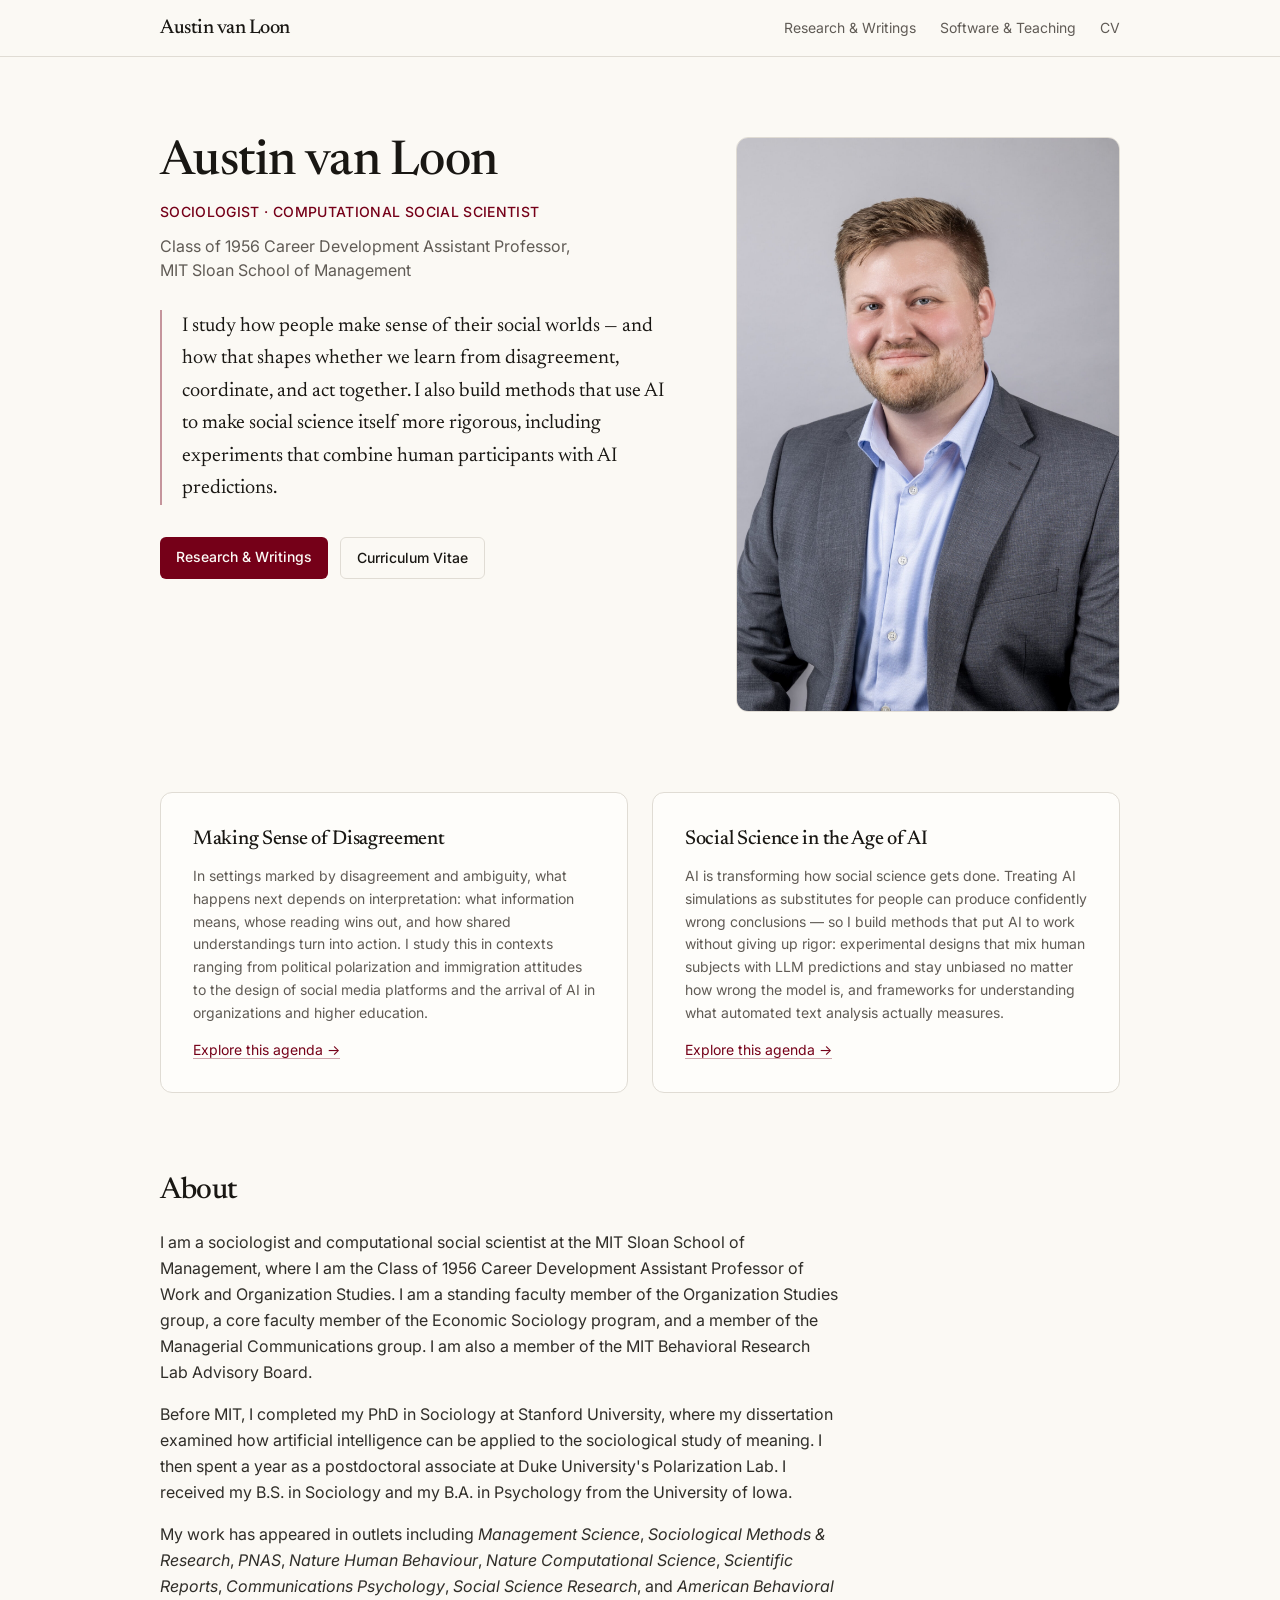
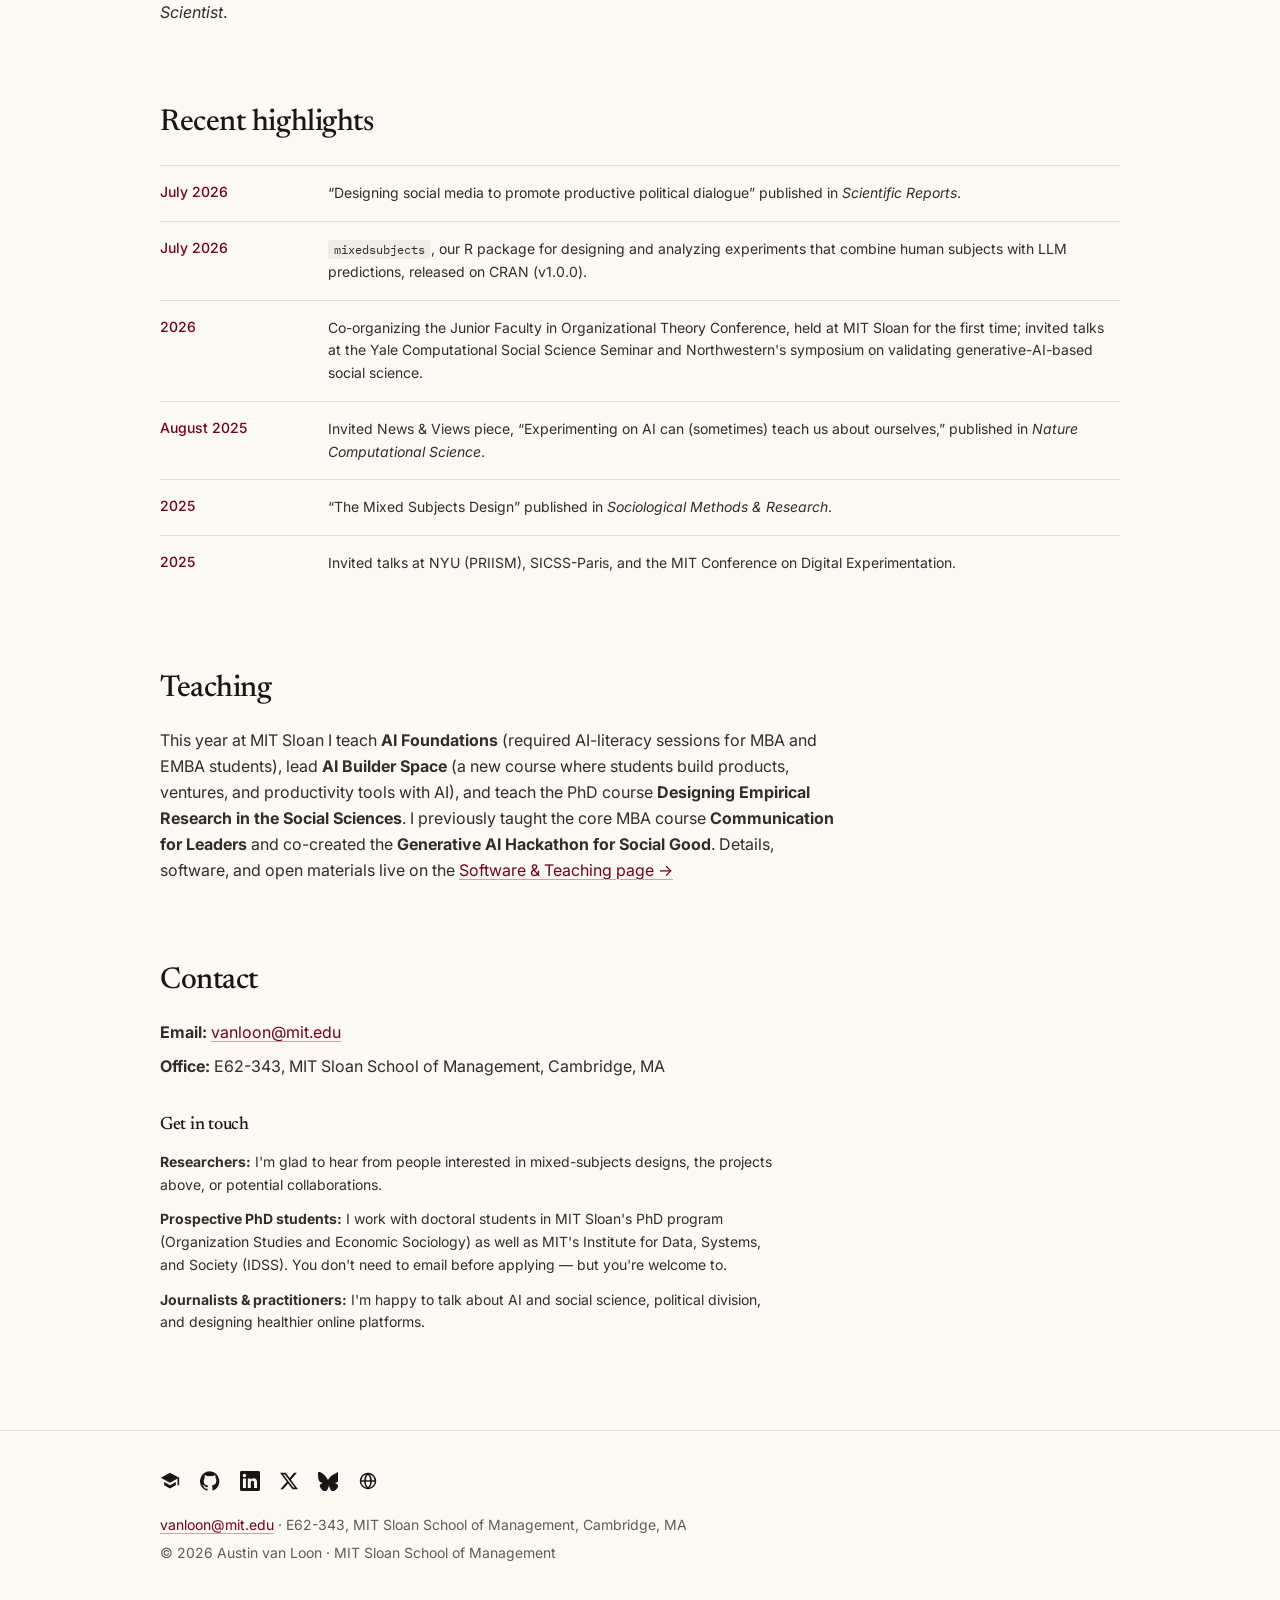
<file: index.html>
<!DOCTYPE html><html lang="en"><head><meta charSet="utf-8"/><meta name="viewport" content="width=device-width, initial-scale=1"/><link rel="preload" as="image" href="/__l5e/assets-v1/bdac2f98-47c3-4724-bcce-546f2a1979a0/headshot-portrait.jpg"/><link rel="stylesheet" href="/assets/styles.css"/><link rel="stylesheet" href="/assets/site.css"/><link rel="stylesheet" href="https://fonts.googleapis.com/css2?family=Newsreader:opsz,wght@6..72,400;6..72,500;6..72,600&amp;family=Inter:wght@400;500;600&amp;family=IBM+Plex+Mono:wght@400&amp;display=swap" /><title>Austin van Loon — Sociologist &amp; Computational Social Scientist</title><meta name="author" content="Austin van Loon"/><meta property="og:site_name" content="Austin van Loon"/><meta property="og:image" content="https://austinvanloon.com/__l5e/assets-v1/bb53917c-8274-41da-8b8e-26cd615ee425/headshot-square.jpg"/><meta name="description" content="Austin van Loon is a sociologist and computational social scientist at the MIT Sloan School of Management. He studies how people make sense of their social worlds and builds methods for doing social science in the age of AI."/><meta property="og:title" content="Austin van Loon — Sociologist &amp; Computational Social Scientist"/><meta property="og:description" content="Austin van Loon is a sociologist and computational social scientist at the MIT Sloan School of Management. He studies how people make sense of their social worlds and builds methods for doing social science in the age of AI."/><meta property="og:url" content="https://austinvanloon.com/"/><meta property="og:type" content="website"/><meta name="twitter:card" content="summary"/><link rel="icon" type="image/svg+xml" href="/favicon.svg"/><link rel="preconnect" href="https://fonts.googleapis.com"/><link rel="preconnect" href="https://fonts.gstatic.com" crossorigin="anonymous"/><link rel="canonical" href="https://austinvanloon.com/"/><script type="application/ld+json">{"@context":"https://schema.org","@type":"Person","name":"Austin van Loon","jobTitle":"Class of 1956 Career Development Assistant Professor, MIT Sloan School of Management","email":"mailto:vanloon@mit.edu","affiliation":{"@type":"Organization","name":"MIT Sloan School of Management"},"sameAs":["https://scholar.google.com/citations?user=63krlMkAAAAJ&hl=en&oi=ao","https://github.com/AustinVL","https://www.linkedin.com/in/austin-van-loon-a25b64123/","https://x.com/AustinVanLoon","https://bsky.app/profile/austin-van-loon.bsky.social","https://mitsloan.mit.edu/faculty/directory/austin-van-loon","https://orcid.org/0000-0002-9565-7392"]}</script></head><body><div class="flex min-h-screen flex-col"><header class="sticky top-0 z-50 border-b border-rule bg-background/90 backdrop-blur-sm"><div class="mx-auto flex max-w-5xl items-center justify-between gap-4 px-5 py-3.5 sm:px-8"><a class="font-serif text-lg font-medium tracking-tight text-foreground hover:text-primary sm:text-xl active" href="/" aria-current="page">Austin van Loon</a><nav class="hidden items-center gap-6 min-[720px]:flex" aria-label="Primary"><a href="/research" class="text-sm text-muted-foreground transition-colors hover:text-primary">Research &amp; Writings</a><a href="/software-teaching" class="text-sm text-muted-foreground transition-colors hover:text-primary">Software &amp; Teaching</a><a href="/cv" class="text-sm text-muted-foreground transition-colors hover:text-primary">CV</a></nav><button type="button" data-menu-toggle aria-controls="mobile-nav" aria-expanded="false" aria-label="Open menu" class="-mr-2 inline-flex shrink-0 items-center justify-center rounded-md p-2 text-foreground min-[720px]:hidden"><svg class="icon-menu" width="22" height="22" viewBox="0 0 24 24" fill="none" stroke="currentColor" stroke-width="1.75" aria-hidden="true"><path d="M3 6h18"></path><path d="M3 12h18"></path><path d="M3 18h18"></path></svg><svg class="icon-close" hidden width="22" height="22" viewBox="0 0 24 24" fill="none" stroke="currentColor" stroke-width="1.75" aria-hidden="true"><path d="M5 5l14 14"></path><path d="M19 5L5 19"></path></svg></button></div><nav id="mobile-nav" class="mobile-nav" aria-label="Primary"><a href="/research">Research &amp; Writings</a><a href="/software-teaching">Software &amp; Teaching</a><a href="/cv">CV</a></nav></header><div class="flex-1"><!--$--><main class="mx-auto max-w-5xl px-5 pt-14 sm:px-8 sm:pt-20"><section class="grid items-start gap-10 md:grid-cols-[1.35fr_1fr] md:gap-14"><div class="min-w-0"><h1 class="font-serif text-4xl leading-[1.1] text-foreground sm:text-5xl">Austin van Loon</h1><p class="mt-3 text-sm font-medium tracking-wide text-primary uppercase">Sociologist · Computational Social Scientist</p><p class="mt-3 text-base text-muted-foreground">Class of 1956 Career Development Assistant Professor,<br class="hidden sm:block"/> MIT Sloan School of Management</p><blockquote class="mt-7 border-l-2 border-primary/40 pl-5 font-serif text-lg leading-relaxed text-foreground sm:text-xl">I study how people make sense of their social worlds — and how that shapes whether we learn from disagreement, coordinate, and act together. I also build methods that use AI to make social science itself more rigorous, including experiments that combine human participants with AI predictions.</blockquote><div class="mt-8 flex flex-wrap gap-3"><a href="/research" class="rounded-md bg-primary px-4 py-2.5 text-sm font-medium text-primary-foreground transition-opacity hover:opacity-90">Research &amp; Writings</a><a href="/cv" class="rounded-md border border-rule px-4 py-2.5 text-sm font-medium text-foreground transition-colors hover:border-primary hover:text-primary">Curriculum Vitae</a></div></div><img src="/__l5e/assets-v1/bdac2f98-47c3-4724-bcce-546f2a1979a0/headshot-portrait.jpg" alt="Austin van Loon" width="1400" height="2100" class="w-full max-w-sm justify-self-start rounded-xl border border-rule object-cover md:justify-self-end"/></section><section class="mt-20 grid gap-6 md:grid-cols-2"><div class="rounded-xl border border-rule bg-card p-6 sm:p-8 "><h2 class="font-serif text-xl text-foreground">Making Sense of Disagreement</h2><p class="mt-3 text-sm leading-relaxed text-muted-foreground">In settings marked by disagreement and ambiguity, what happens next depends on interpretation: what information means, whose reading wins out, and how shared understandings turn into action. I study this in contexts ranging from political polarization and immigration attitudes to the design of social media platforms and the arrival of AI in organizations and higher education.</p><p class="mt-4 text-sm"><a href="/research#disagreement" class="link-accent">Explore this agenda →</a></p></div><div class="rounded-xl border border-rule bg-card p-6 sm:p-8 "><h2 class="font-serif text-xl text-foreground">Social Science in the Age of AI</h2><p class="mt-3 text-sm leading-relaxed text-muted-foreground">AI is transforming how social science gets done. Treating AI simulations as substitutes for people can produce confidently wrong conclusions — so I build methods that put AI to work without giving up rigor: experimental designs that mix human subjects with LLM predictions and stay unbiased no matter how wrong the model is, and frameworks for understanding what automated text analysis actually measures.</p><p class="mt-4 text-sm"><a href="/research#ai-methods" class="link-accent">Explore this agenda →</a></p></div></section><section class="mt-20"><h2 class="font-serif text-2xl text-foreground sm:text-3xl">About</h2><div class="measure mt-5 space-y-4 leading-relaxed text-foreground/90"><p>I am a sociologist and computational social scientist at the MIT Sloan School of Management, where I am the Class of 1956 Career Development Assistant Professor of Work and Organization Studies. I am a standing faculty member of the Organization Studies group, a core faculty member of the Economic Sociology program, and a member of the Managerial Communications group. I am also a member of the MIT Behavioral Research Lab Advisory Board.</p><p>Before MIT, I completed my PhD in Sociology at Stanford University, where my dissertation examined how artificial intelligence can be applied to the sociological study of meaning. I then spent a year as a postdoctoral associate at Duke University&#x27;s Polarization Lab. I received my B.S. in Sociology and my B.A. in Psychology from the University of Iowa.</p><p>My work has appeared in outlets including <em>Management Science</em>,<!-- --> <em>Sociological Methods &amp; Research</em>, <em>PNAS</em>,<!-- --> <em>Nature Human Behaviour</em>, <em>Nature Computational Science</em>,<!-- --> <em>Scientific Reports</em>, <em>Communications Psychology</em>,<!-- --> <em>Social Science Research</em>, and <em>American Behavioral Scientist</em>.</p></div></section><section class="mt-20"><h2 class="font-serif text-2xl text-foreground sm:text-3xl">Recent highlights</h2><ul class="mt-6 divide-y divide-rule border-t border-rule"><li class="grid gap-1 py-4 sm:grid-cols-[9rem_1fr] sm:gap-6"><span class="text-sm font-medium text-primary">July 2026</span><span class="text-sm leading-relaxed text-foreground/90">“Designing social media to promote productive political dialogue” published in<!-- --> <em>Scientific Reports</em>.</span></li><li class="grid gap-1 py-4 sm:grid-cols-[9rem_1fr] sm:gap-6"><span class="text-sm font-medium text-primary">July 2026</span><span class="text-sm leading-relaxed text-foreground/90"><code class="rounded bg-secondary px-1.5 py-0.5 font-mono text-[0.85em]">mixedsubjects</code>, our R package for designing and analyzing experiments that combine human subjects with LLM predictions, released on CRAN (v1.0.0).</span></li><li class="grid gap-1 py-4 sm:grid-cols-[9rem_1fr] sm:gap-6"><span class="text-sm font-medium text-primary">2026</span><span class="text-sm leading-relaxed text-foreground/90">Co-organizing the Junior Faculty in Organizational Theory Conference, held at MIT Sloan for the first time; invited talks at the Yale Computational Social Science Seminar and Northwestern&#x27;s symposium on validating generative-AI-based social science.</span></li><li class="grid gap-1 py-4 sm:grid-cols-[9rem_1fr] sm:gap-6"><span class="text-sm font-medium text-primary">August 2025</span><span class="text-sm leading-relaxed text-foreground/90">Invited News &amp; Views piece, “Experimenting on AI can (sometimes) teach us about ourselves,” published in <em>Nature Computational Science</em>.</span></li><li class="grid gap-1 py-4 sm:grid-cols-[9rem_1fr] sm:gap-6"><span class="text-sm font-medium text-primary">2025</span><span class="text-sm leading-relaxed text-foreground/90">“The Mixed Subjects Design” published in <em>Sociological Methods &amp; Research</em>.</span></li><li class="grid gap-1 py-4 sm:grid-cols-[9rem_1fr] sm:gap-6"><span class="text-sm font-medium text-primary">2025</span><span class="text-sm leading-relaxed text-foreground/90">Invited talks at NYU (PRIISM), SICSS-Paris, and the MIT Conference on Digital Experimentation.</span></li></ul></section><section class="mt-20"><h2 class="font-serif text-2xl text-foreground sm:text-3xl">Teaching</h2><p class="measure mt-5 leading-relaxed text-foreground/90">This year at MIT Sloan I teach <strong>AI Foundations</strong> (required AI-literacy sessions for MBA and EMBA students), lead <strong>AI Builder Space</strong> (a new course where students build products, ventures, and productivity tools with AI), and teach the PhD course <strong>Designing Empirical Research in the Social Sciences</strong>. I previously taught the core MBA course <strong>Communication for Leaders</strong> and co-created the <strong>Generative AI Hackathon for Social Good</strong>. Details, software, and open materials live on the<!-- --> <a href="/software-teaching" class="link-accent">Software &amp; Teaching page →</a></p></section><section class="mt-20"><h2 class="font-serif text-2xl text-foreground sm:text-3xl">Contact</h2><div class="measure mt-5 space-y-2 leading-relaxed text-foreground/90"><p><strong>Email:</strong> <a href="mailto:vanloon@mit.edu" class="link-accent">vanloon@mit.edu</a></p><p><strong>Office:</strong> E62-343, MIT Sloan School of Management, Cambridge, MA</p></div><h3 class="mt-8 font-serif text-lg text-foreground">Get in touch</h3><ul class="measure mt-3 space-y-3 text-sm leading-relaxed text-foreground/90"><li><strong>Researchers:</strong> I&#x27;m glad to hear from people interested in mixed-subjects designs, the projects above, or potential collaborations.</li><li><strong>Prospective PhD students:</strong> I work with doctoral students in MIT Sloan&#x27;s PhD program (Organization Studies and Economic Sociology) as well as MIT&#x27;s Institute for Data, Systems, and Society (IDSS). You don&#x27;t need to email before applying — but you&#x27;re welcome to.</li><li><strong>Journalists &amp; practitioners:</strong> I&#x27;m happy to talk about AI and social science, political division, and designing healthier online platforms.</li></ul></section></main><!--/$--></div><footer class="mt-24 border-t border-rule"><div class="mx-auto max-w-5xl px-5 py-10 sm:px-8"><div class="flex flex-wrap items-center gap-5"><a href="https://scholar.google.com/citations?user=63krlMkAAAAJ&amp;hl=en&amp;oi=ao" target="_blank" rel="noreferrer" aria-label="Google Scholar" title="Google Scholar" class="text-foreground transition-colors hover:text-primary inline-flex items-center justify-center"><svg width="20" height="20" viewBox="0 0 24 24" fill="currentColor" aria-hidden="true"><path d="M12 2L1 8l11 6 9-4.91V17h2V8L12 2zM5 13.18v4L12 21l7-3.82v-4L12 17l-7-3.82z"></path></svg></a><a href="https://github.com/AustinVL" target="_blank" rel="noreferrer" aria-label="GitHub" title="GitHub" class="text-foreground transition-colors hover:text-primary inline-flex items-center justify-center"><svg width="20" height="20" viewBox="0 0 24 24" fill="currentColor" aria-hidden="true"><path d="M12 .3a12 12 0 0 0-3.8 23.4c.6.1.8-.3.8-.6v-2c-3.3.7-4-1.6-4-1.6-.6-1.4-1.4-1.8-1.4-1.8-1.1-.8.1-.8.1-.8 1.2.1 1.9 1.2 1.9 1.2 1.1 1.9 2.9 1.3 3.6 1 .1-.8.4-1.3.8-1.6-2.7-.3-5.5-1.3-5.5-5.9 0-1.3.5-2.4 1.2-3.2-.1-.3-.5-1.5.1-3.2 0 0 1-.3 3.3 1.2a11.5 11.5 0 0 1 6 0C17.3 4.7 18.3 5 18.3 5c.6 1.7.2 2.9.1 3.2.8.8 1.2 1.9 1.2 3.2 0 4.6-2.8 5.6-5.5 5.9.4.4.8 1.1.8 2.2v3.3c0 .3.2.7.8.6A12 12 0 0 0 12 .3z"></path></svg></a><a href="https://www.linkedin.com/in/austin-van-loon-a25b64123/" target="_blank" rel="noreferrer" aria-label="LinkedIn" title="LinkedIn" class="text-foreground transition-colors hover:text-primary inline-flex items-center justify-center"><svg width="20" height="20" viewBox="0 0 24 24" fill="currentColor" aria-hidden="true"><path d="M20.45 20.45h-3.55v-5.57c0-1.33-.02-3.04-1.85-3.04-1.86 0-2.14 1.45-2.14 2.94v5.67H9.35V9h3.41v1.56h.05c.47-.9 1.63-1.85 3.36-1.85 3.6 0 4.27 2.37 4.27 5.45v6.29zM5.34 7.43a2.06 2.06 0 1 1 0-4.13 2.06 2.06 0 0 1 0 4.13zM7.12 20.45H3.55V9h3.57v11.45zM22.22 0H1.77C.79 0 0 .77 0 1.72v20.56C0 23.23.79 24 1.77 24h20.45c.98 0 1.78-.77 1.78-1.72V1.72C24 .77 23.2 0 22.22 0z"></path></svg></a><a href="https://x.com/AustinVanLoon" target="_blank" rel="noreferrer" aria-label="X" title="X" class="text-foreground transition-colors hover:text-primary inline-flex items-center justify-center"><svg width="18" height="18" viewBox="0 0 24 24" fill="currentColor" aria-hidden="true"><path d="M18.9 1.15h3.68l-8.04 9.19L24 22.85h-7.41l-5.8-7.58-6.64 7.58H.46l8.6-9.83L0 1.15h7.59l5.24 6.93 6.07-6.93zm-1.29 19.5h2.04L6.49 3.24H4.3l13.31 17.41z"></path></svg></a><a href="https://bsky.app/profile/austin-van-loon.bsky.social" target="_blank" rel="noreferrer" aria-label="Bluesky" title="Bluesky" class="text-foreground transition-colors hover:text-primary inline-flex items-center justify-center"><svg width="20" height="20" viewBox="0 0 24 24" fill="currentColor" aria-hidden="true"><path d="M12 10.8C10.9 8.6 7.9 4.6 5.1 2.6 2.4.7 1.4 1 .7 1.3.0 1.7 0 2.9 0 3.6c0 .7.4 6 .7 6.9.9 3 4 4 7 3.7-4.4.7-8.3 2.3-3.2 8 5.6 5.8 7.7-1.2 8.7-4.8 1.1 3.5 2.3 10.3 8.6 4.8 4.8-4.8 1.3-7.3-3.1-8 3 .3 6.1-.7 7-3.7.3-.9.7-6.2.7-6.9 0-.7 0-1.9-.7-2.3-.7-.3-1.7-.6-4.4 1.3C16.1 4.6 13.1 8.6 12 10.8z"></path></svg></a><a href="https://mitsloan.mit.edu/faculty/directory/austin-van-loon" target="_blank" rel="noreferrer" aria-label="MIT Sloan profile" title="MIT Sloan profile" class="text-foreground transition-colors hover:text-primary inline-flex items-center justify-center"><svg width="20" height="20" viewBox="0 0 24 24" fill="none" stroke="currentColor" stroke-width="1.8" aria-hidden="true"><circle cx="12" cy="12" r="9"></circle><path d="M3 12h18M12 3c2.5 2.6 3.8 5.7 3.8 9S14.5 18.4 12 21c-2.5-2.6-3.8-5.7-3.8-9S9.5 5.6 12 3z"></path></svg></a></div><p class="mt-6 text-sm text-muted-foreground"><a class="link-accent" href="mailto:vanloon@mit.edu">vanloon@mit.edu</a> <!-- -->· E62-343, MIT Sloan School of Management, Cambridge, MA</p><p class="mt-2 text-sm text-muted-foreground">© 2026 Austin van Loon · MIT Sloan School of Management</p></div></footer></div><script src="/assets/site.js" defer></script></body></html>
</file>
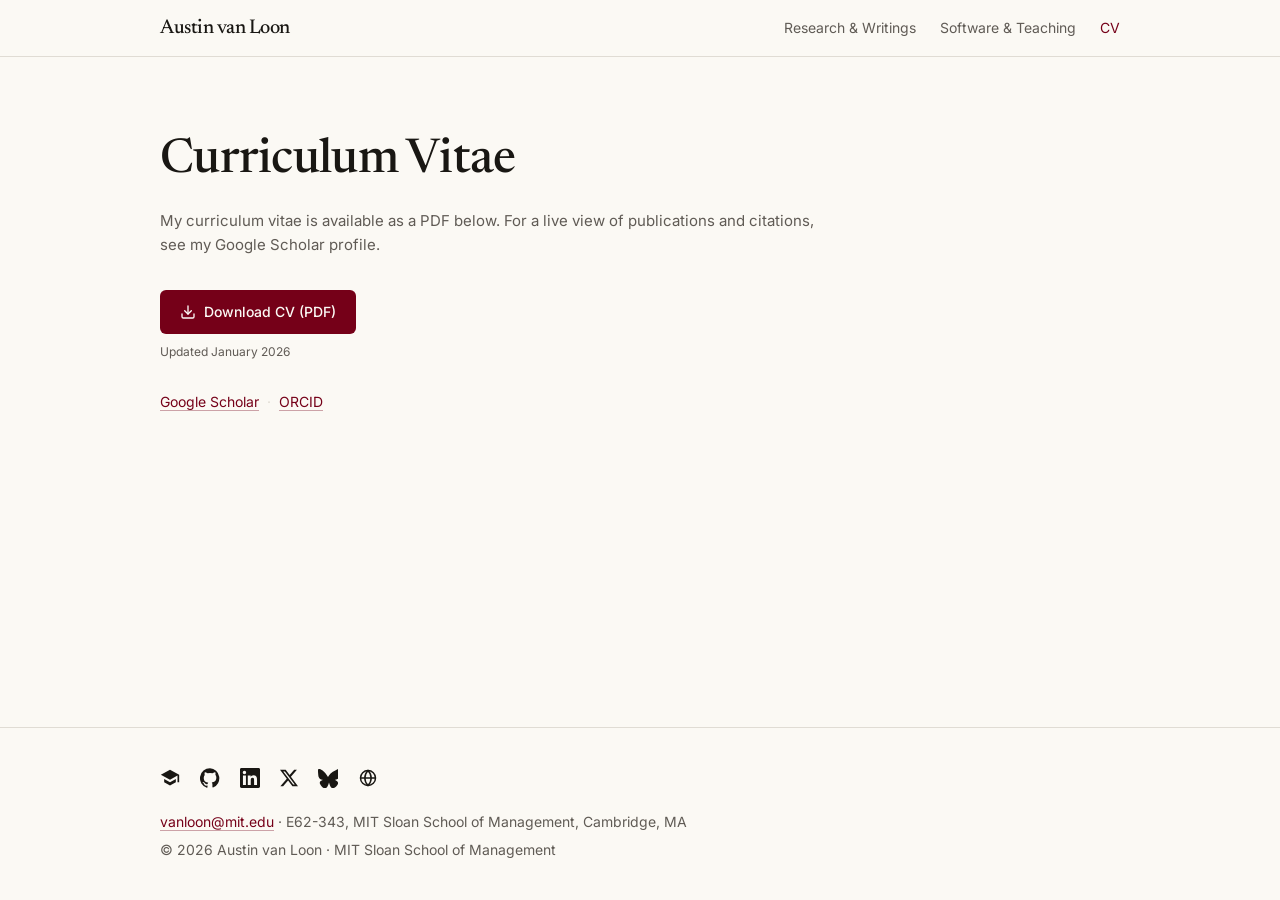
<file: cv/index.html>
<!DOCTYPE html><html lang="en"><head><meta charSet="utf-8"/><meta name="viewport" content="width=device-width, initial-scale=1"/><link rel="stylesheet" href="/assets/styles.css"/><link rel="stylesheet" href="/assets/site.css"/><link rel="stylesheet" href="https://fonts.googleapis.com/css2?family=Newsreader:opsz,wght@6..72,400;6..72,500;6..72,600&amp;family=Inter:wght@400;500;600&amp;family=IBM+Plex+Mono:wght@400&amp;display=swap" /><title>CV — Austin van Loon</title><meta name="author" content="Austin van Loon"/><meta property="og:site_name" content="Austin van Loon"/><meta property="og:image" content="https://austinvanloon.com/__l5e/assets-v1/bb53917c-8274-41da-8b8e-26cd615ee425/headshot-square.jpg"/><meta name="description" content="Curriculum vitae of Austin van Loon, Class of 1956 Career Development Assistant Professor at the MIT Sloan School of Management."/><meta property="og:title" content="CV — Austin van Loon"/><meta property="og:description" content="Curriculum vitae of Austin van Loon, Class of 1956 Career Development Assistant Professor at the MIT Sloan School of Management."/><meta property="og:type" content="website"/><meta name="twitter:card" content="summary"/><link rel="icon" type="image/svg+xml" href="/favicon.svg"/><link rel="preconnect" href="https://fonts.googleapis.com"/><link rel="preconnect" href="https://fonts.gstatic.com" crossorigin="anonymous"/><script type="application/ld+json">{"@context":"https://schema.org","@type":"Person","name":"Austin van Loon","jobTitle":"Class of 1956 Career Development Assistant Professor, MIT Sloan School of Management","email":"mailto:vanloon@mit.edu","affiliation":{"@type":"Organization","name":"MIT Sloan School of Management"},"sameAs":["https://scholar.google.com/citations?user=63krlMkAAAAJ&hl=en&oi=ao","https://github.com/AustinVL","https://www.linkedin.com/in/austin-van-loon-a25b64123/","https://x.com/AustinVanLoon","https://bsky.app/profile/austin-van-loon.bsky.social","https://mitsloan.mit.edu/faculty/directory/austin-van-loon","https://orcid.org/0000-0002-9565-7392"]}</script></head><body><div class="flex min-h-screen flex-col"><header class="sticky top-0 z-50 border-b border-rule bg-background/90 backdrop-blur-sm"><div class="mx-auto flex max-w-5xl items-center justify-between gap-4 px-5 py-3.5 sm:px-8"><a href="/" class="font-serif text-lg font-medium tracking-tight text-foreground hover:text-primary sm:text-xl">Austin van Loon</a><nav class="hidden items-center gap-6 min-[720px]:flex" aria-label="Primary"><a href="/research" class="text-sm text-muted-foreground transition-colors hover:text-primary">Research &amp; Writings</a><a href="/software-teaching" class="text-sm text-muted-foreground transition-colors hover:text-primary">Software &amp; Teaching</a><a class="text-sm text-muted-foreground transition-colors hover:text-primary text-sm text-primary" href="/cv" aria-current="page">CV</a></nav><button type="button" data-menu-toggle aria-controls="mobile-nav" aria-expanded="false" aria-label="Open menu" class="-mr-2 inline-flex shrink-0 items-center justify-center rounded-md p-2 text-foreground min-[720px]:hidden"><svg class="icon-menu" width="22" height="22" viewBox="0 0 24 24" fill="none" stroke="currentColor" stroke-width="1.75" aria-hidden="true"><path d="M3 6h18"></path><path d="M3 12h18"></path><path d="M3 18h18"></path></svg><svg class="icon-close" hidden width="22" height="22" viewBox="0 0 24 24" fill="none" stroke="currentColor" stroke-width="1.75" aria-hidden="true"><path d="M5 5l14 14"></path><path d="M19 5L5 19"></path></svg></button></div><nav id="mobile-nav" class="mobile-nav" aria-label="Primary"><a href="/research">Research &amp; Writings</a><a href="/software-teaching">Software &amp; Teaching</a><a href="/cv">CV</a></nav></header><div class="flex-1"><!--$--><main class="mx-auto max-w-5xl px-5 pt-14 sm:px-8 sm:pt-20"><div class="max-w-2xl"><h1 class="font-serif text-4xl text-foreground sm:text-5xl">Curriculum Vitae</h1><p class="mt-6 text-[15px] leading-relaxed text-muted-foreground">My curriculum vitae is available as a PDF below. For a live view of publications and citations, see my Google Scholar profile.</p><div class="mt-8"><a href="/cv.pdf" class="inline-flex items-center gap-2 rounded-md bg-primary px-5 py-3 text-sm font-medium text-primary-foreground transition-opacity hover:opacity-90"><svg width="16" height="16" viewBox="0 0 24 24" fill="none" stroke="currentColor" stroke-width="2" stroke-linecap="round" stroke-linejoin="round" aria-hidden="true"><path d="M21 15v4a2 2 0 0 1-2 2H5a2 2 0 0 1-2-2v-4"></path><polyline points="7 10 12 15 17 10"></polyline><line x1="12" y1="15" x2="12" y2="3"></line></svg>Download CV (PDF)</a><p class="mt-2.5 text-xs text-muted-foreground">Updated January 2026</p></div><p class="mt-8 text-sm text-muted-foreground"><a href="https://scholar.google.com/citations?user=63krlMkAAAAJ&amp;hl=en&amp;oi=ao" class="link-accent" target="_blank" rel="noreferrer">Google Scholar</a><span class="mx-2 text-border">·</span><a href="https://orcid.org/0000-0002-9565-7392" class="link-accent" target="_blank" rel="noreferrer">ORCID</a></p></div></main><!--/$--></div><footer class="mt-24 border-t border-rule"><div class="mx-auto max-w-5xl px-5 py-10 sm:px-8"><div class="flex flex-wrap items-center gap-5"><a href="https://scholar.google.com/citations?user=63krlMkAAAAJ&amp;hl=en&amp;oi=ao" target="_blank" rel="noreferrer" aria-label="Google Scholar" title="Google Scholar" class="text-foreground transition-colors hover:text-primary inline-flex items-center justify-center"><svg width="20" height="20" viewBox="0 0 24 24" fill="currentColor" aria-hidden="true"><path d="M12 2L1 8l11 6 9-4.91V17h2V8L12 2zM5 13.18v4L12 21l7-3.82v-4L12 17l-7-3.82z"></path></svg></a><a href="https://github.com/AustinVL" target="_blank" rel="noreferrer" aria-label="GitHub" title="GitHub" class="text-foreground transition-colors hover:text-primary inline-flex items-center justify-center"><svg width="20" height="20" viewBox="0 0 24 24" fill="currentColor" aria-hidden="true"><path d="M12 .3a12 12 0 0 0-3.8 23.4c.6.1.8-.3.8-.6v-2c-3.3.7-4-1.6-4-1.6-.6-1.4-1.4-1.8-1.4-1.8-1.1-.8.1-.8.1-.8 1.2.1 1.9 1.2 1.9 1.2 1.1 1.9 2.9 1.3 3.6 1 .1-.8.4-1.3.8-1.6-2.7-.3-5.5-1.3-5.5-5.9 0-1.3.5-2.4 1.2-3.2-.1-.3-.5-1.5.1-3.2 0 0 1-.3 3.3 1.2a11.5 11.5 0 0 1 6 0C17.3 4.7 18.3 5 18.3 5c.6 1.7.2 2.9.1 3.2.8.8 1.2 1.9 1.2 3.2 0 4.6-2.8 5.6-5.5 5.9.4.4.8 1.1.8 2.2v3.3c0 .3.2.7.8.6A12 12 0 0 0 12 .3z"></path></svg></a><a href="https://www.linkedin.com/in/austin-van-loon-a25b64123/" target="_blank" rel="noreferrer" aria-label="LinkedIn" title="LinkedIn" class="text-foreground transition-colors hover:text-primary inline-flex items-center justify-center"><svg width="20" height="20" viewBox="0 0 24 24" fill="currentColor" aria-hidden="true"><path d="M20.45 20.45h-3.55v-5.57c0-1.33-.02-3.04-1.85-3.04-1.86 0-2.14 1.45-2.14 2.94v5.67H9.35V9h3.41v1.56h.05c.47-.9 1.63-1.85 3.36-1.85 3.6 0 4.27 2.37 4.27 5.45v6.29zM5.34 7.43a2.06 2.06 0 1 1 0-4.13 2.06 2.06 0 0 1 0 4.13zM7.12 20.45H3.55V9h3.57v11.45zM22.22 0H1.77C.79 0 0 .77 0 1.72v20.56C0 23.23.79 24 1.77 24h20.45c.98 0 1.78-.77 1.78-1.72V1.72C24 .77 23.2 0 22.22 0z"></path></svg></a><a href="https://x.com/AustinVanLoon" target="_blank" rel="noreferrer" aria-label="X" title="X" class="text-foreground transition-colors hover:text-primary inline-flex items-center justify-center"><svg width="18" height="18" viewBox="0 0 24 24" fill="currentColor" aria-hidden="true"><path d="M18.9 1.15h3.68l-8.04 9.19L24 22.85h-7.41l-5.8-7.58-6.64 7.58H.46l8.6-9.83L0 1.15h7.59l5.24 6.93 6.07-6.93zm-1.29 19.5h2.04L6.49 3.24H4.3l13.31 17.41z"></path></svg></a><a href="https://bsky.app/profile/austin-van-loon.bsky.social" target="_blank" rel="noreferrer" aria-label="Bluesky" title="Bluesky" class="text-foreground transition-colors hover:text-primary inline-flex items-center justify-center"><svg width="20" height="20" viewBox="0 0 24 24" fill="currentColor" aria-hidden="true"><path d="M12 10.8C10.9 8.6 7.9 4.6 5.1 2.6 2.4.7 1.4 1 .7 1.3.0 1.7 0 2.9 0 3.6c0 .7.4 6 .7 6.9.9 3 4 4 7 3.7-4.4.7-8.3 2.3-3.2 8 5.6 5.8 7.7-1.2 8.7-4.8 1.1 3.5 2.3 10.3 8.6 4.8 4.8-4.8 1.3-7.3-3.1-8 3 .3 6.1-.7 7-3.7.3-.9.7-6.2.7-6.9 0-.7 0-1.9-.7-2.3-.7-.3-1.7-.6-4.4 1.3C16.1 4.6 13.1 8.6 12 10.8z"></path></svg></a><a href="https://mitsloan.mit.edu/faculty/directory/austin-van-loon" target="_blank" rel="noreferrer" aria-label="MIT Sloan profile" title="MIT Sloan profile" class="text-foreground transition-colors hover:text-primary inline-flex items-center justify-center"><svg width="20" height="20" viewBox="0 0 24 24" fill="none" stroke="currentColor" stroke-width="1.8" aria-hidden="true"><circle cx="12" cy="12" r="9"></circle><path d="M3 12h18M12 3c2.5 2.6 3.8 5.7 3.8 9S14.5 18.4 12 21c-2.5-2.6-3.8-5.7-3.8-9S9.5 5.6 12 3z"></path></svg></a></div><p class="mt-6 text-sm text-muted-foreground"><a class="link-accent" href="mailto:vanloon@mit.edu">vanloon@mit.edu</a> <!-- -->· E62-343, MIT Sloan School of Management, Cambridge, MA</p><p class="mt-2 text-sm text-muted-foreground">© 2026 Austin van Loon · MIT Sloan School of Management</p></div></footer></div><script src="/assets/site.js" defer></script></body></html>
</file>
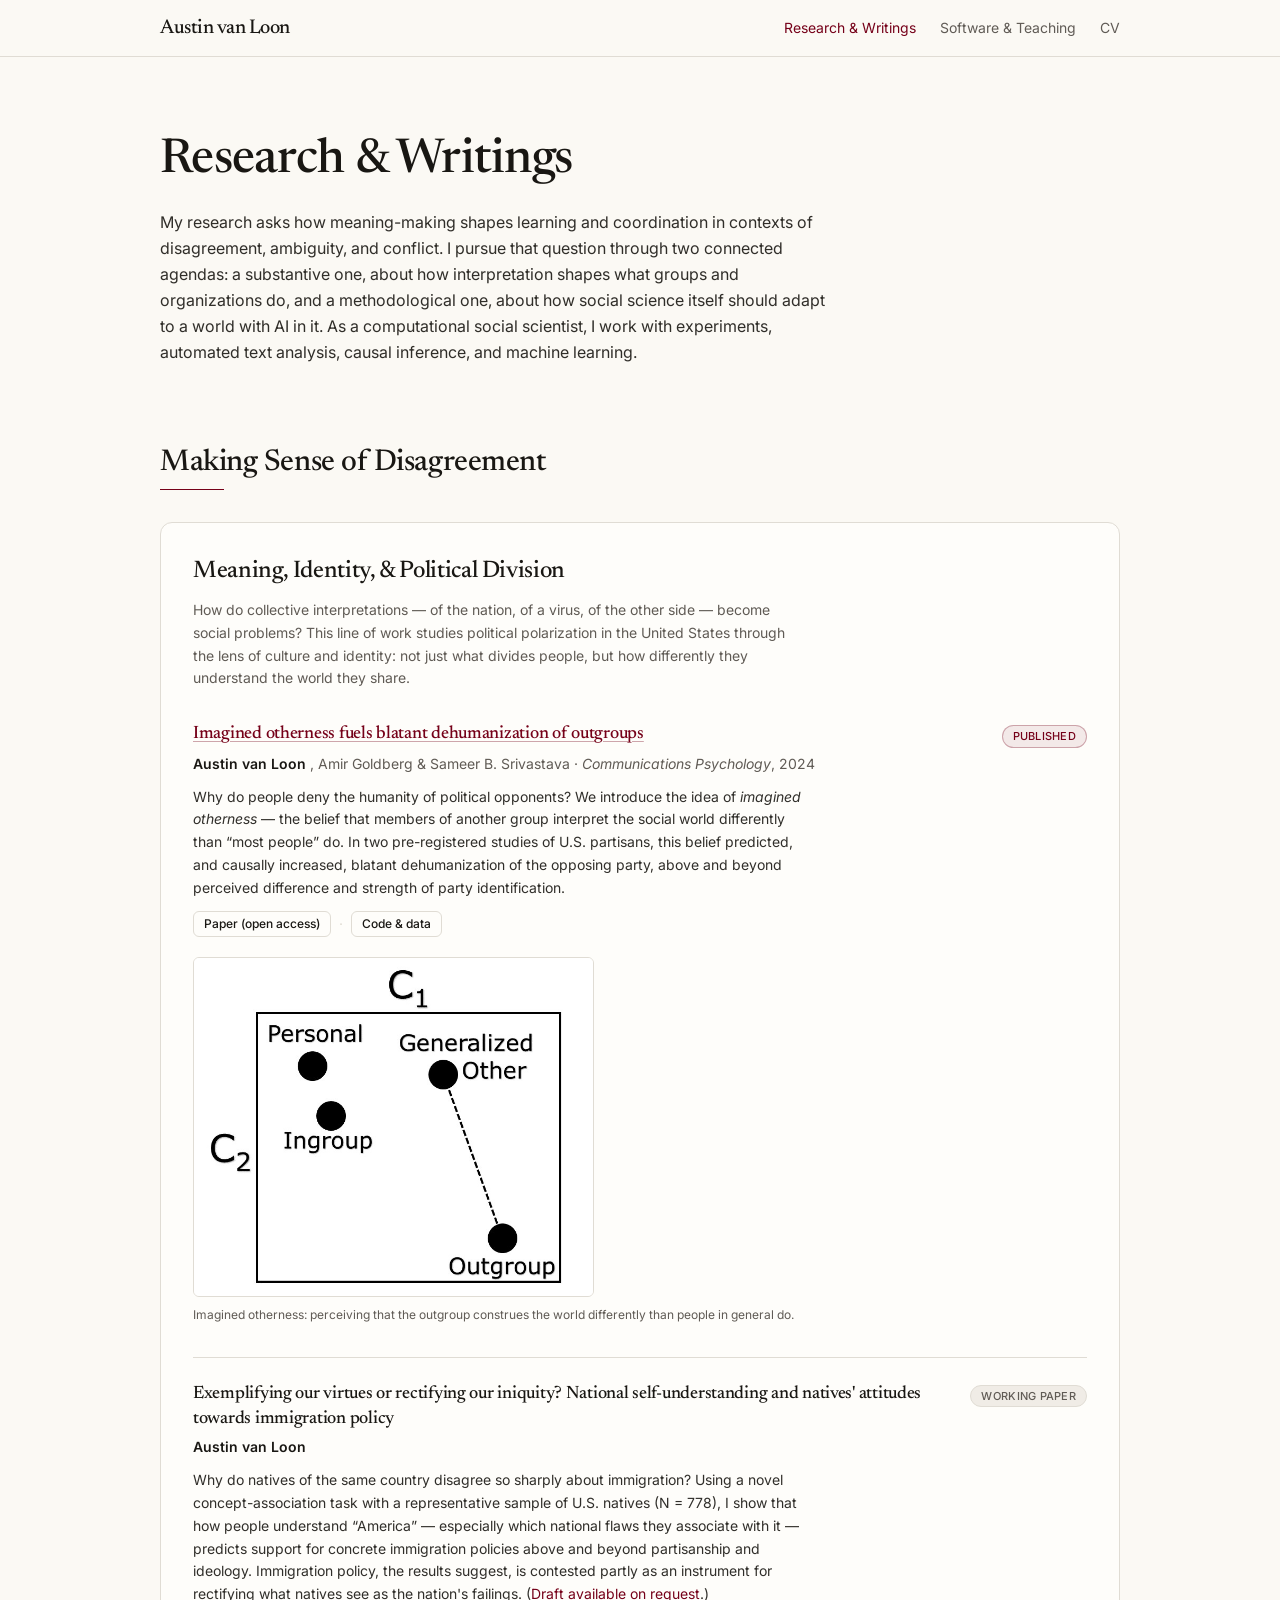
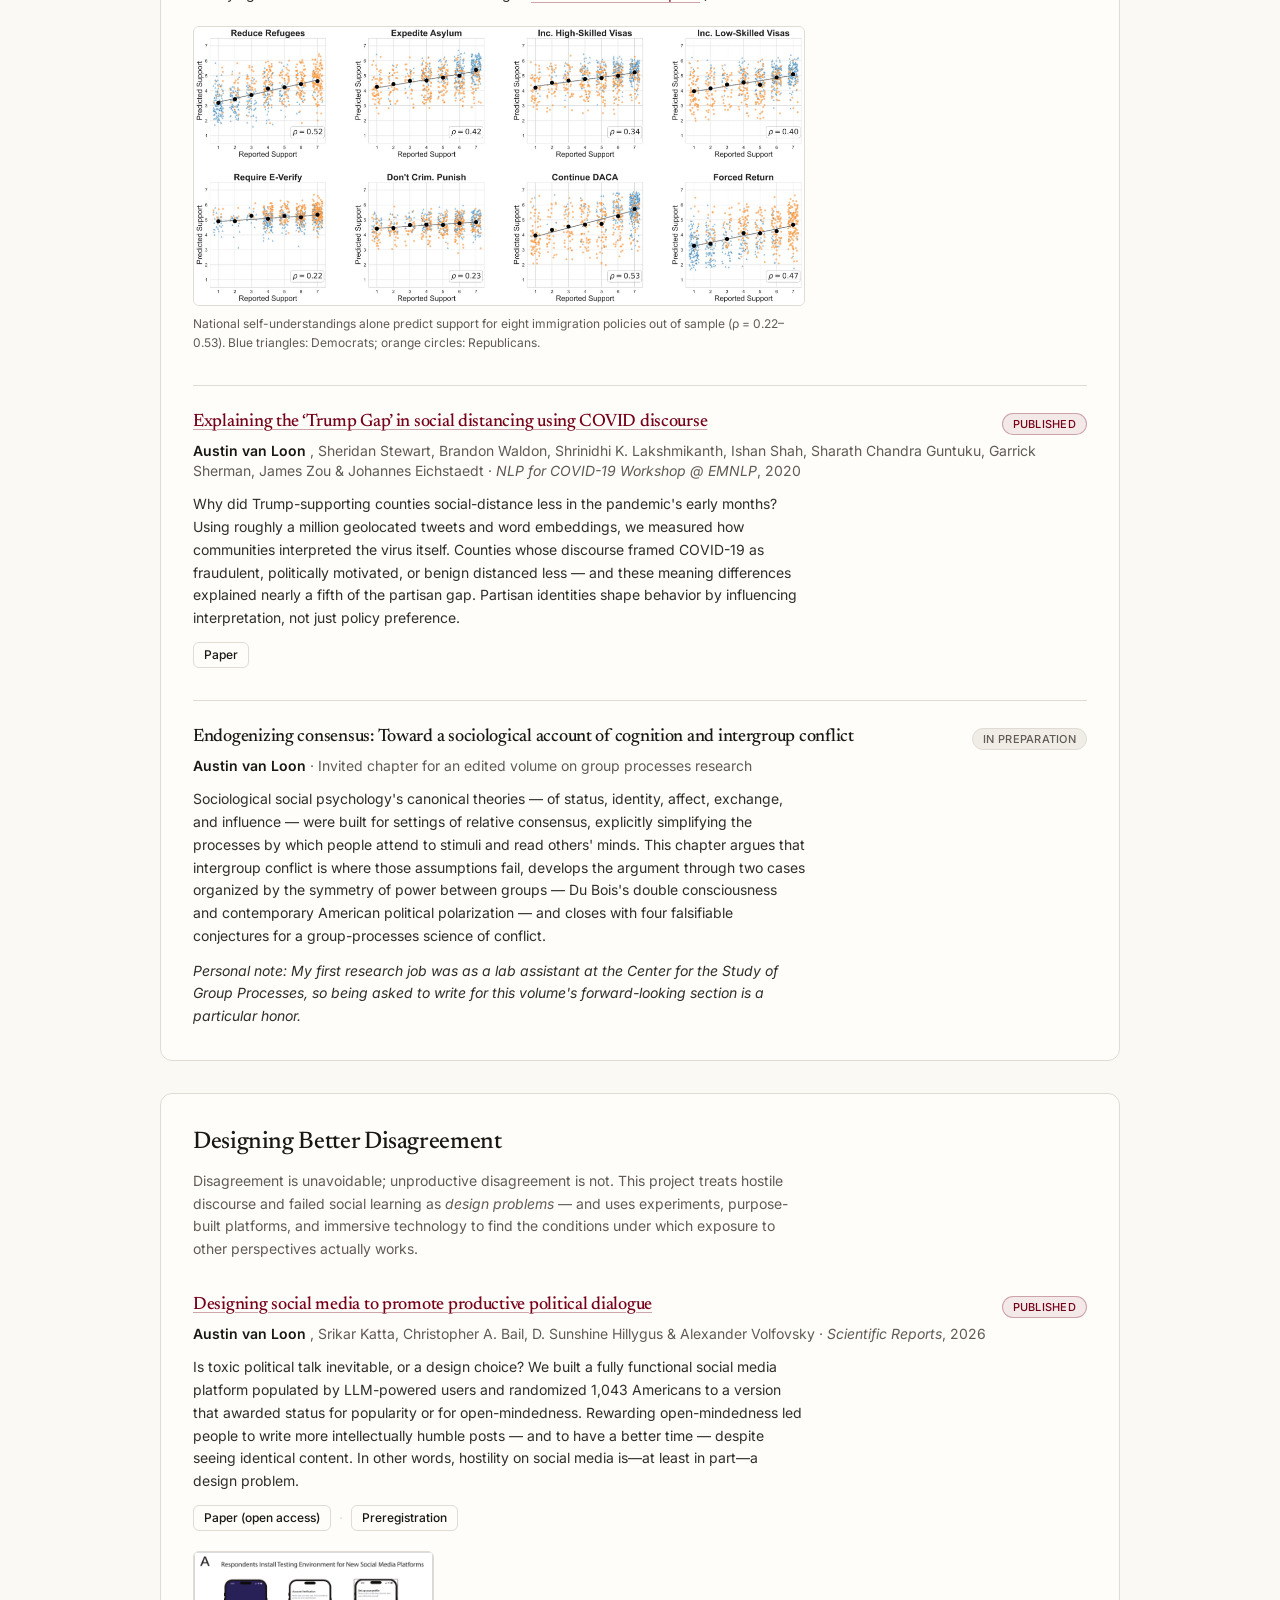
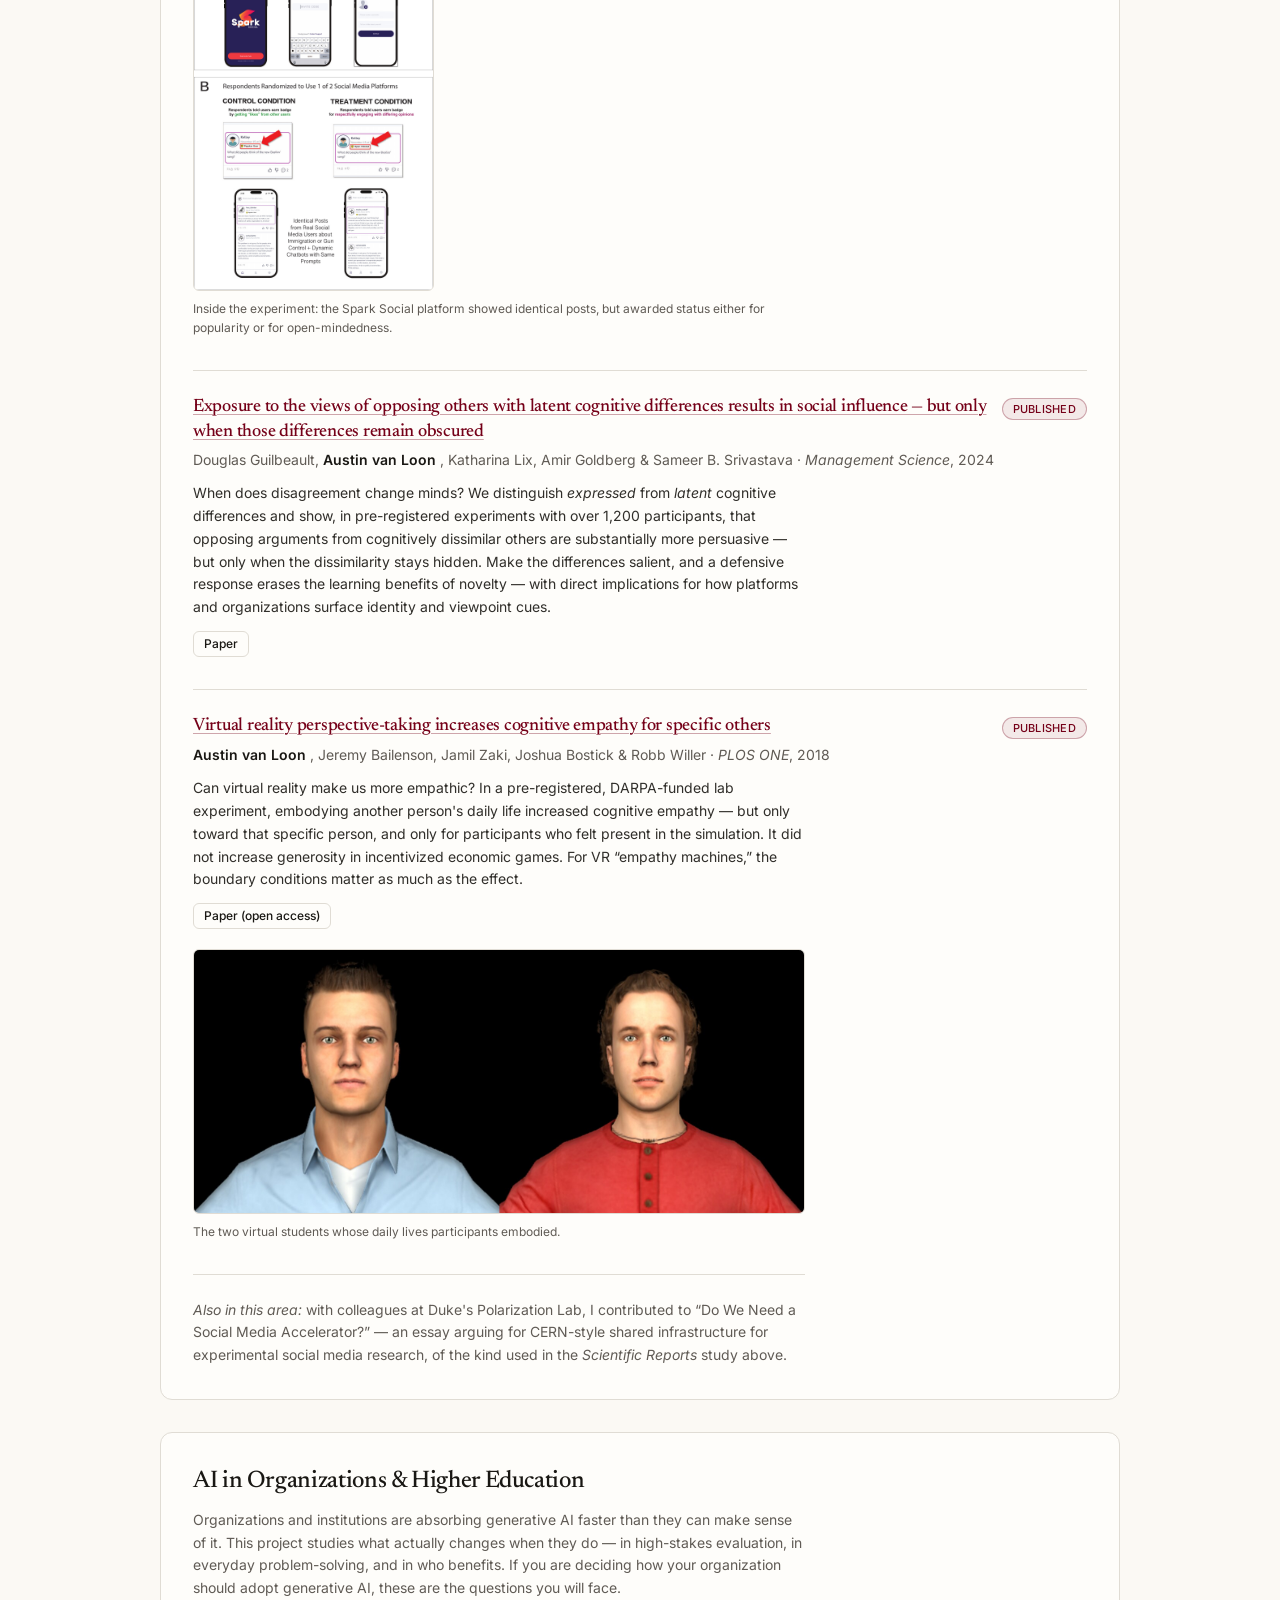
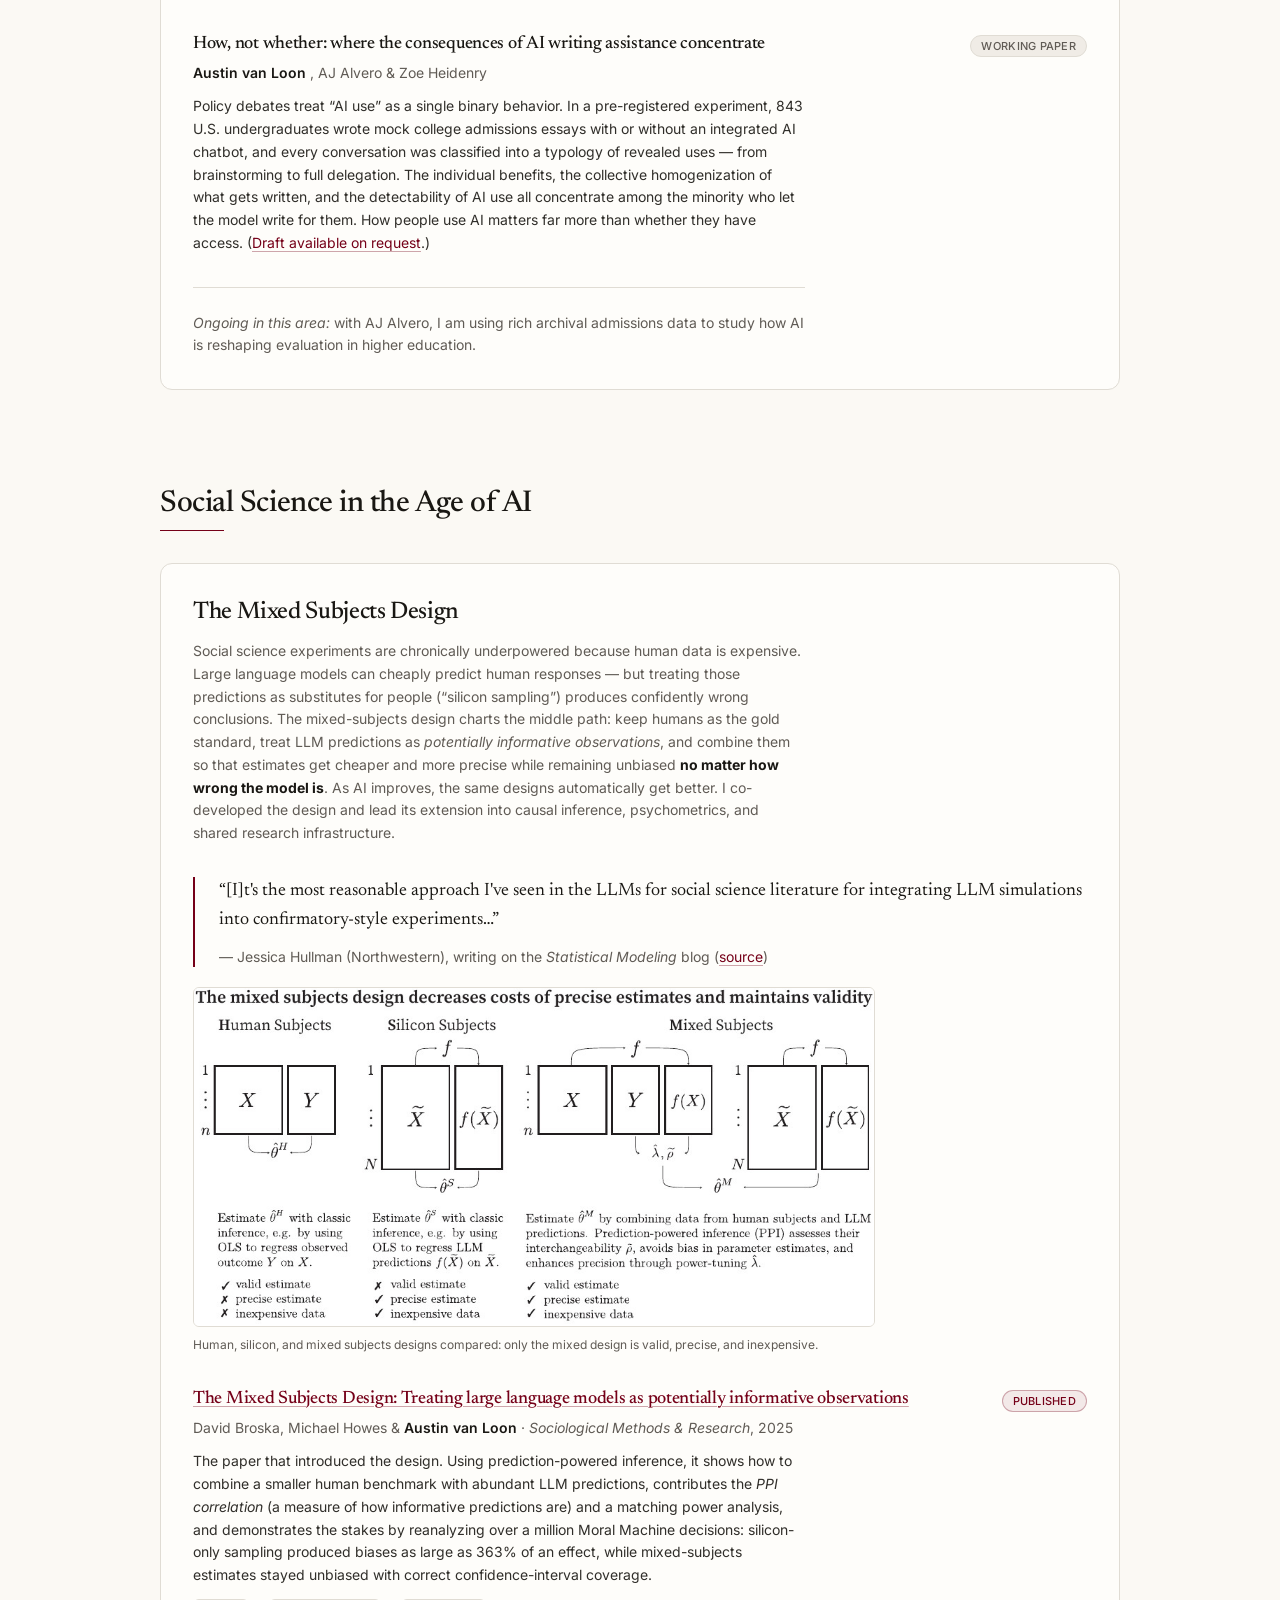
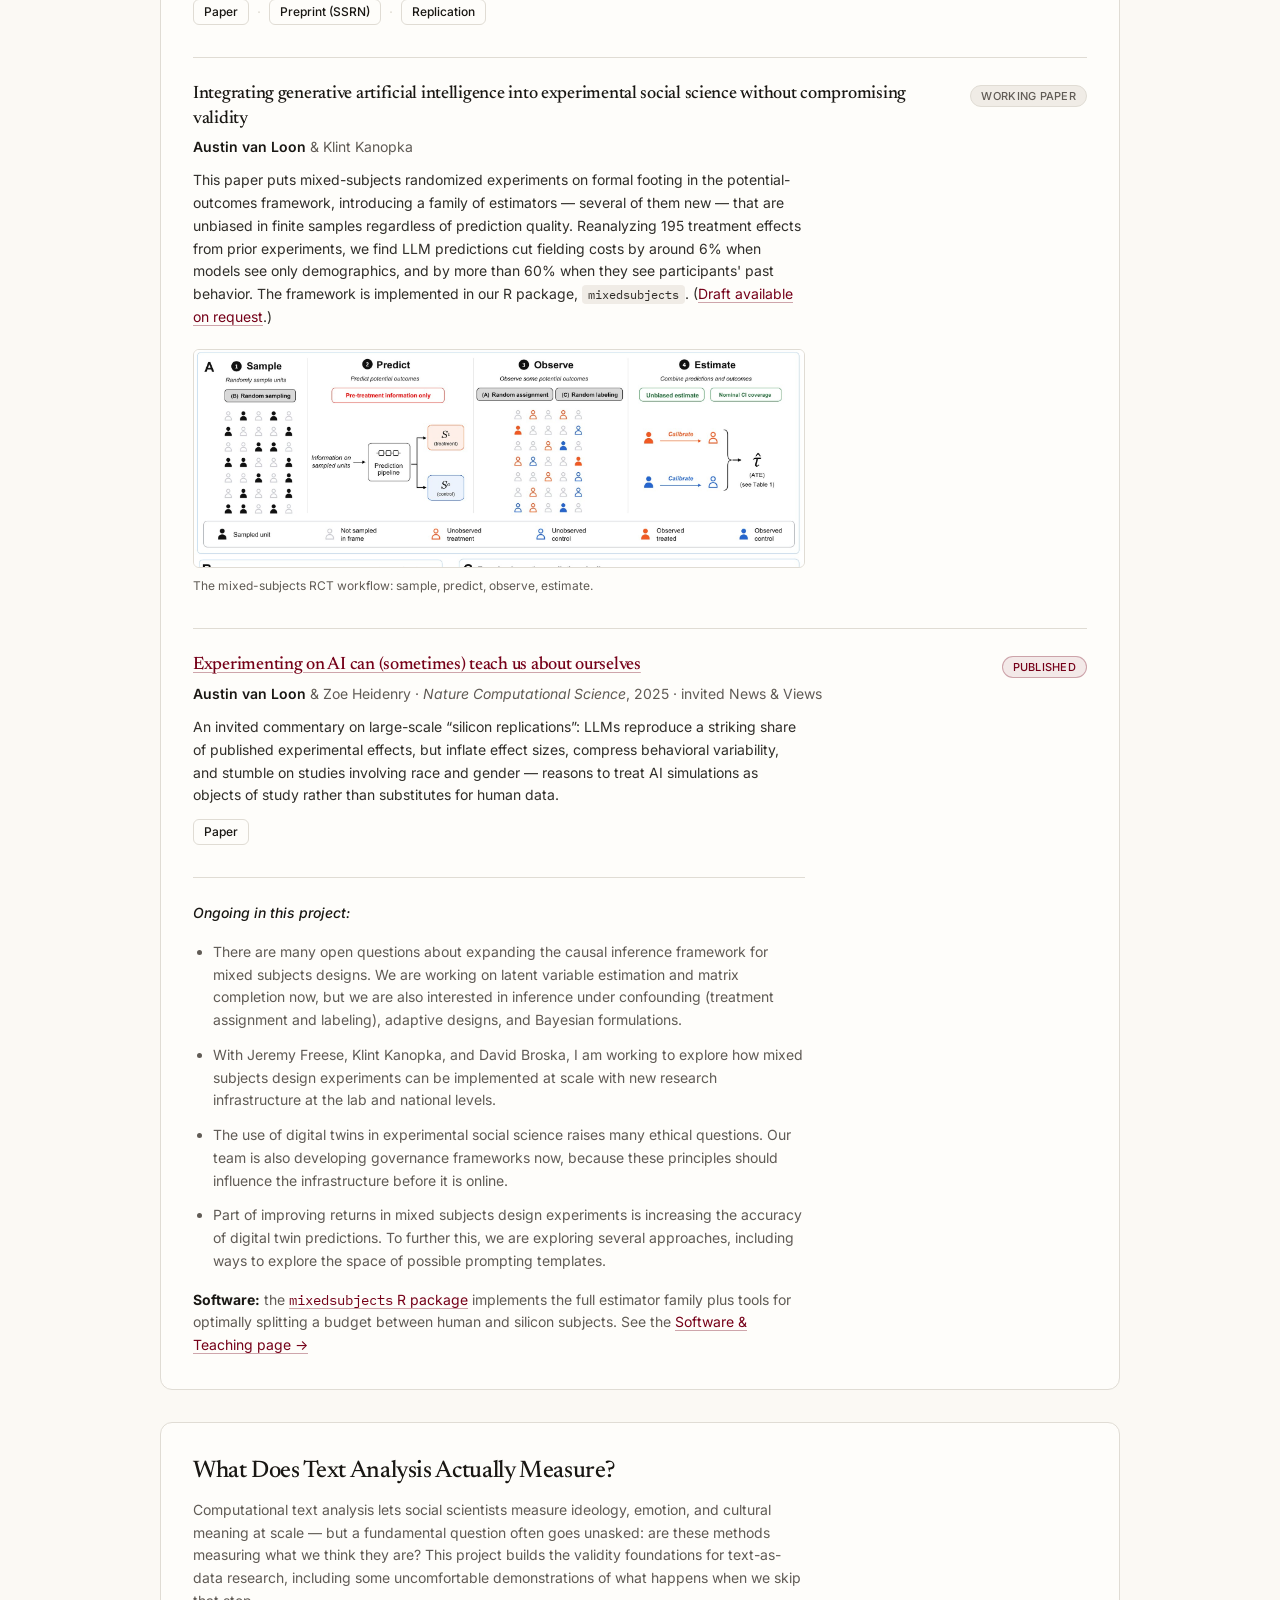
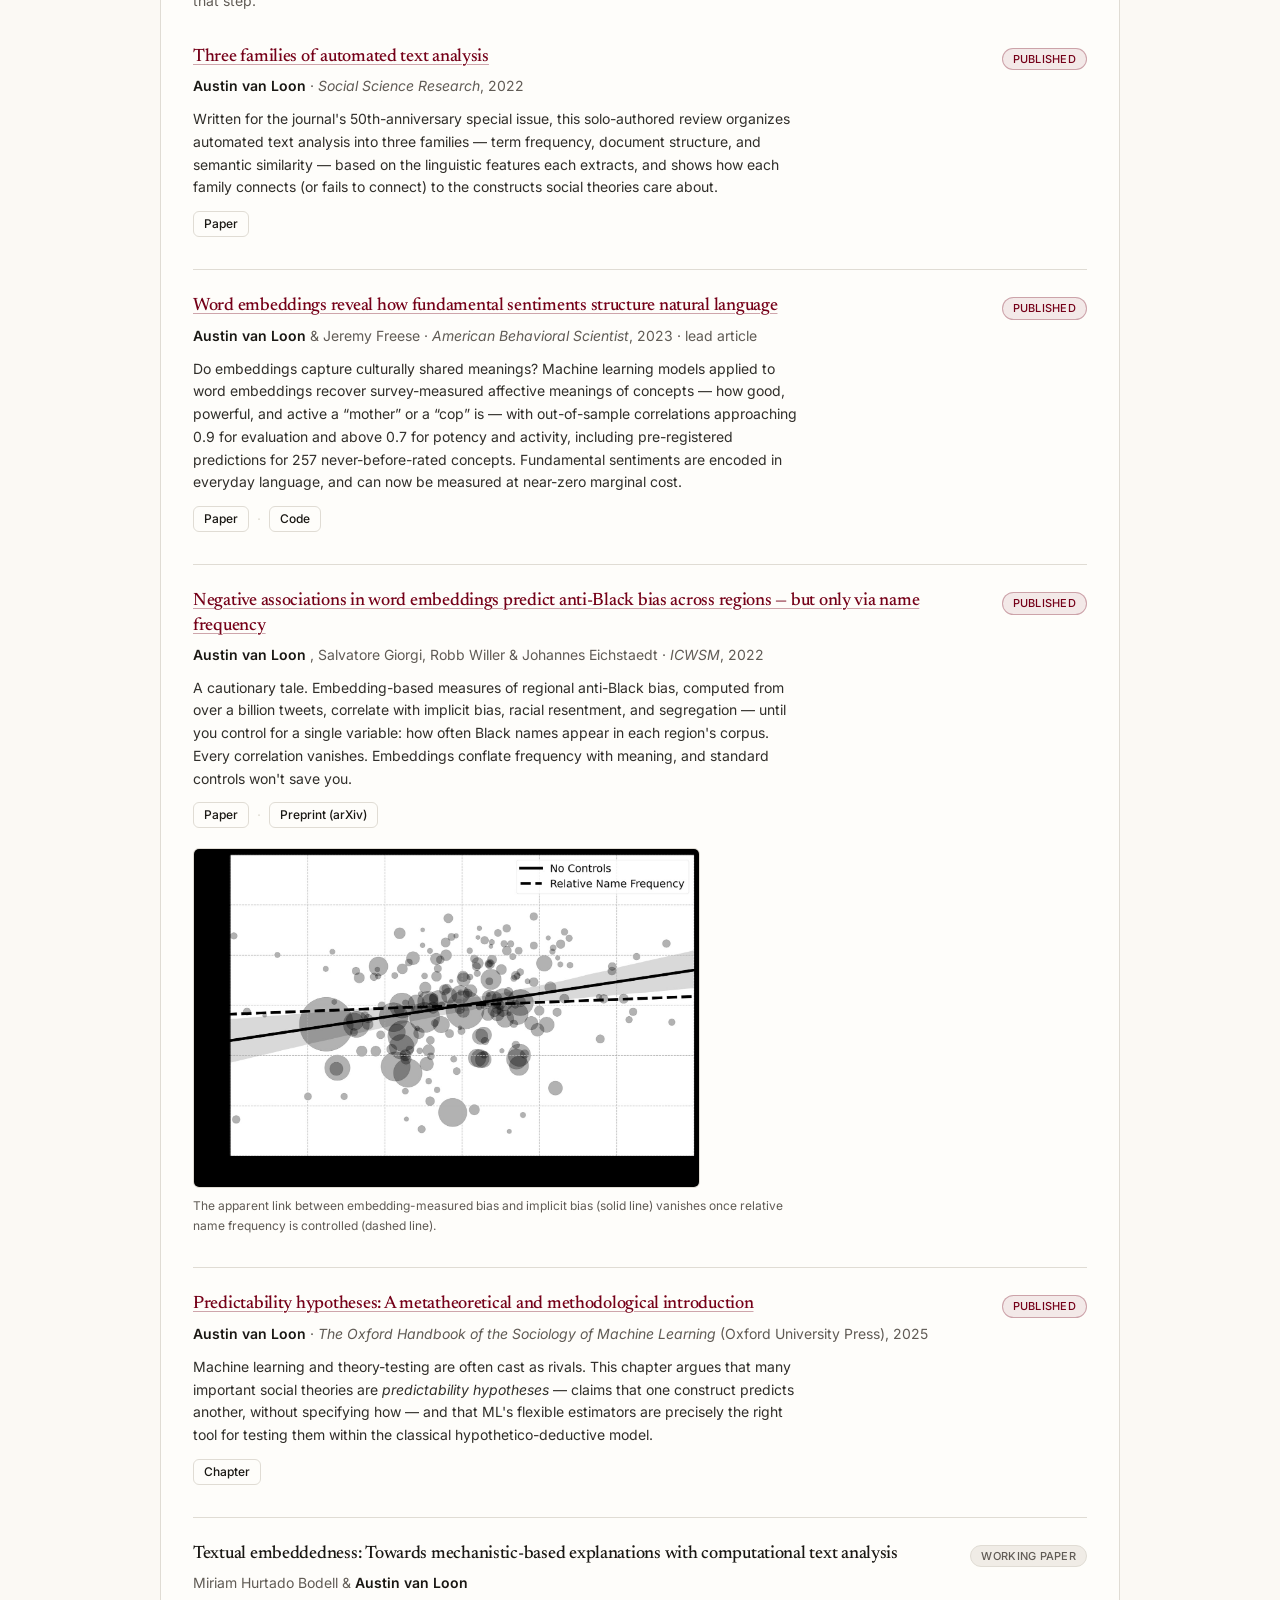
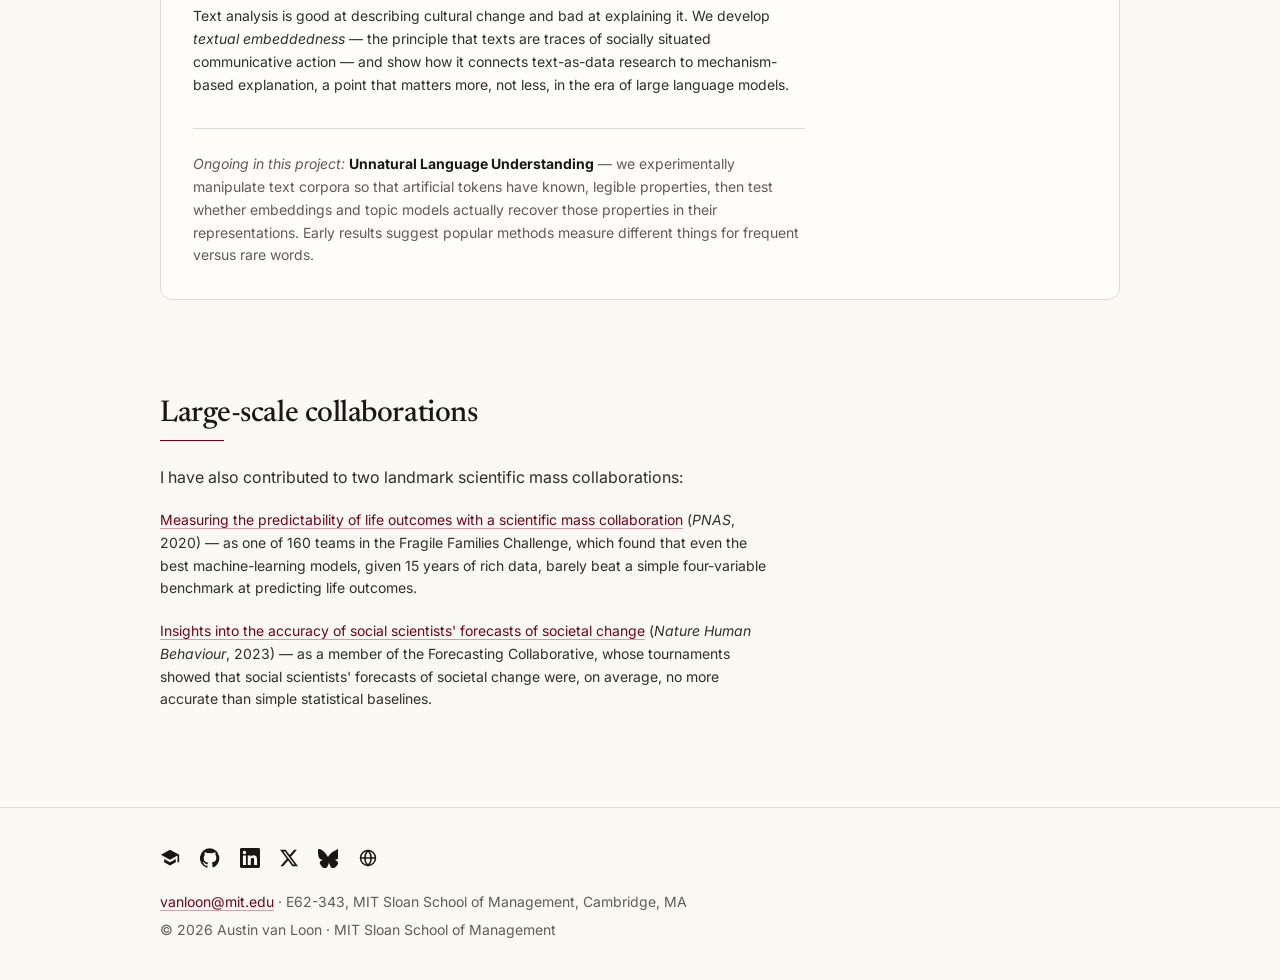
<file: research/index.html>
<!DOCTYPE html><html lang="en"><head><meta charSet="utf-8"/><meta name="viewport" content="width=device-width, initial-scale=1"/><link rel="stylesheet" href="/assets/styles.css"/><link rel="stylesheet" href="/assets/site.css"/><link rel="stylesheet" href="https://fonts.googleapis.com/css2?family=Newsreader:opsz,wght@6..72,400;6..72,500;6..72,600&amp;family=Inter:wght@400;500;600&amp;family=IBM+Plex+Mono:wght@400&amp;display=swap" /><title>Research &amp; Writings — Austin van Loon</title><meta name="author" content="Austin van Loon"/><meta property="og:site_name" content="Austin van Loon"/><meta property="og:image" content="https://austinvanloon.com/__l5e/assets-v1/bb53917c-8274-41da-8b8e-26cd615ee425/headshot-square.jpg"/><meta name="description" content="Research on meaning-making, disagreement and political division, and methods for social science in the age of AI, by Austin van Loon (MIT Sloan)."/><meta property="og:title" content="Research &amp; Writings — Austin van Loon"/><meta property="og:description" content="Research on meaning-making, disagreement and political division, and methods for social science in the age of AI, by Austin van Loon (MIT Sloan)."/><meta property="og:url" content="https://austinvanloon.com/research"/><meta property="og:type" content="website"/><meta name="twitter:card" content="summary"/><link rel="icon" type="image/svg+xml" href="/favicon.svg"/><link rel="preconnect" href="https://fonts.googleapis.com"/><link rel="preconnect" href="https://fonts.gstatic.com" crossorigin="anonymous"/><link rel="canonical" href="https://austinvanloon.com/research"/><script type="application/ld+json">{"@context":"https://schema.org","@type":"Person","name":"Austin van Loon","jobTitle":"Class of 1956 Career Development Assistant Professor, MIT Sloan School of Management","email":"mailto:vanloon@mit.edu","affiliation":{"@type":"Organization","name":"MIT Sloan School of Management"},"sameAs":["https://scholar.google.com/citations?user=63krlMkAAAAJ&hl=en&oi=ao","https://github.com/AustinVL","https://www.linkedin.com/in/austin-van-loon-a25b64123/","https://x.com/AustinVanLoon","https://bsky.app/profile/austin-van-loon.bsky.social","https://mitsloan.mit.edu/faculty/directory/austin-van-loon","https://orcid.org/0000-0002-9565-7392"]}</script></head><body><div class="flex min-h-screen flex-col"><header class="sticky top-0 z-50 border-b border-rule bg-background/90 backdrop-blur-sm"><div class="mx-auto flex max-w-5xl items-center justify-between gap-4 px-5 py-3.5 sm:px-8"><a href="/" class="font-serif text-lg font-medium tracking-tight text-foreground hover:text-primary sm:text-xl">Austin van Loon</a><nav class="hidden items-center gap-6 min-[720px]:flex" aria-label="Primary"><a class="text-sm text-muted-foreground transition-colors hover:text-primary text-sm text-primary" href="/research" aria-current="page">Research &amp; Writings</a><a href="/software-teaching" class="text-sm text-muted-foreground transition-colors hover:text-primary">Software &amp; Teaching</a><a href="/cv" class="text-sm text-muted-foreground transition-colors hover:text-primary">CV</a></nav><button type="button" data-menu-toggle aria-controls="mobile-nav" aria-expanded="false" aria-label="Open menu" class="-mr-2 inline-flex shrink-0 items-center justify-center rounded-md p-2 text-foreground min-[720px]:hidden"><svg class="icon-menu" width="22" height="22" viewBox="0 0 24 24" fill="none" stroke="currentColor" stroke-width="1.75" aria-hidden="true"><path d="M3 6h18"></path><path d="M3 12h18"></path><path d="M3 18h18"></path></svg><svg class="icon-close" hidden width="22" height="22" viewBox="0 0 24 24" fill="none" stroke="currentColor" stroke-width="1.75" aria-hidden="true"><path d="M5 5l14 14"></path><path d="M19 5L5 19"></path></svg></button></div><nav id="mobile-nav" class="mobile-nav" aria-label="Primary"><a href="/research">Research &amp; Writings</a><a href="/software-teaching">Software &amp; Teaching</a><a href="/cv">CV</a></nav></header><div class="flex-1"><!--$--><main class="mx-auto max-w-5xl px-5 pt-14 sm:px-8 sm:pt-20"><h1 class="font-serif text-4xl text-foreground sm:text-5xl">Research &amp; Writings</h1><p class="measure mt-6 leading-relaxed text-foreground/90">My research asks how meaning-making shapes learning and coordination in contexts of disagreement, ambiguity, and conflict. I pursue that question through two connected agendas: a substantive one, about how interpretation shapes what groups and organizations do, and a methodological one, about how social science itself should adapt to a world with AI in it. As a computational social scientist, I work with experiments, automated text analysis, causal inference, and machine learning.</p><section class="mt-20 scroll-mt-24" id="disagreement"><h2 class="font-serif text-2xl text-foreground sm:text-3xl">Making Sense of Disagreement</h2><div class="mt-2 h-px w-16 bg-primary"></div><div class="rounded-xl border border-rule bg-card p-6 sm:p-8 mt-8"><h3 class="font-serif text-xl text-foreground sm:text-2xl">Meaning, Identity, &amp; Political Division</h3><div class="measure mt-3 space-y-4 text-sm leading-relaxed text-muted-foreground"><p>How do collective interpretations — of the nation, of a virus, of the other side — become social problems? This line of work studies political polarization in the United States through the lens of culture and identity: not just what divides people, but how differently they understand the world they share.</p></div><ol class="mt-8 space-y-8"><li class="border-t border-rule pt-6 first:border-t-0 first:pt-0"><div class="grid items-start gap-3 sm:grid-cols-[minmax(0,1fr)_auto]"><h4 class="font-serif text-lg leading-snug text-foreground"><a href="https://doi.org/10.1038/s44271-024-00087-4" class="link-accent" target="_blank" rel="noreferrer">Imagined otherness fuels blatant dehumanization of outgroups</a></h4><div class="justify-self-start sm:justify-self-end"><span class="inline-flex shrink-0 items-center rounded-full border px-2.5 py-0.5 text-[11px] font-medium tracking-wide uppercase border-primary/30 bg-primary/8 text-primary">Published</span></div></div><p class="mt-1.5 text-sm text-muted-foreground"><strong class="font-semibold text-foreground">Austin van Loon</strong> , Amir Goldberg &amp; Sameer B. Srivastava<!-- --> · <em>Communications Psychology</em>, 2024</p><div class="measure mt-3 space-y-3 text-sm leading-relaxed text-foreground/90"><p>Why do people deny the humanity of political opponents? We introduce the idea of<!-- --> <em>imagined otherness</em> — the belief that members of another group interpret the social world differently than “most people” do. In two pre-registered studies of U.S. partisans, this belief predicted, and causally increased, blatant dehumanization of the opposing party, above and beyond perceived difference and strength of party identification.</p><p class="mt-3 flex flex-wrap items-center gap-x-2 gap-y-2 text-sm"><span class="inline-flex items-center gap-2"><a href="https://doi.org/10.1038/s44271-024-00087-4" target="_blank" rel="noreferrer" class="rounded-md border border-rule px-2.5 py-1 text-xs font-medium text-foreground transition-colors hover:border-primary hover:text-primary">Paper (open access)</a></span><span class="inline-flex items-center gap-2"><span class="text-border">·</span><a href="https://github.com/AustinVL/ImaginedOtherness/" target="_blank" rel="noreferrer" class="rounded-md border border-rule px-2.5 py-1 text-xs font-medium text-foreground transition-colors hover:border-primary hover:text-primary">Code &amp; data</a></span></p><figure class="mt-5"><img src="/__l5e/assets-v1/b275abf0-f71b-409f-b739-2eeb3bc34d51/imagined-otherness-schematic.png" alt="Schematic showing personal, ingroup, generalized-other, and outgroup schemas as points in a two-dimensional concept space, with a dashed line marking the distance between the generalized other and the outgroup." loading="lazy" decoding="async" class="max-h-[340px] w-auto max-w-full rounded-md border border-rule bg-surface"/><figcaption class="mt-2 max-w-2xl text-xs leading-relaxed text-muted-foreground">Imagined otherness: perceiving that the outgroup construes the world differently than people in general do.</figcaption></figure></div></li><li class="border-t border-rule pt-6 first:border-t-0 first:pt-0"><div class="grid items-start gap-3 sm:grid-cols-[minmax(0,1fr)_auto]"><h4 class="font-serif text-lg leading-snug text-foreground">Exemplifying our virtues or rectifying our iniquity? National self-understanding and natives&#x27; attitudes towards immigration policy</h4><div class="justify-self-start sm:justify-self-end"><span class="inline-flex shrink-0 items-center rounded-full border px-2.5 py-0.5 text-[11px] font-medium tracking-wide uppercase border-border bg-secondary text-muted-foreground">Working paper</span></div></div><p class="mt-1.5 text-sm text-muted-foreground"><strong class="font-semibold text-foreground">Austin van Loon</strong></p><div class="measure mt-3 space-y-3 text-sm leading-relaxed text-foreground/90"><p>Why do natives of the same country disagree so sharply about immigration? Using a novel concept-association task with a representative sample of U.S. natives (N = 778), I show that how people understand “America” — especially which national flaws they associate with it — predicts support for concrete immigration policies above and beyond partisanship and ideology. Immigration policy, the results suggest, is contested partly as an instrument for rectifying what natives see as the nation&#x27;s failings. (<a href="mailto:vanloon@mit.edu?subject=Draft%20request%3A%20National%20self-understanding%20%26%20immigration" class="link-accent">Draft available on request</a>.)</p><figure class="mt-5"><img src="/__l5e/assets-v1/3c6c04e3-8027-48d2-b1e1-9e17121d0b33/imm_baseline.jpg" alt="Eight scatterplots, one per immigration policy, showing predicted versus reported support with positive correlations in each panel." loading="lazy" decoding="async" class="max-h-[340px] w-auto max-w-full rounded-md border border-rule bg-surface"/><figcaption class="mt-2 max-w-2xl text-xs leading-relaxed text-muted-foreground">National self-understandings alone predict support for eight immigration policies out of sample (ρ = 0.22–0.53). Blue triangles: Democrats; orange circles: Republicans.</figcaption></figure></div></li><li class="border-t border-rule pt-6 first:border-t-0 first:pt-0"><div class="grid items-start gap-3 sm:grid-cols-[minmax(0,1fr)_auto]"><h4 class="font-serif text-lg leading-snug text-foreground"><a href="https://aclanthology.org/2020.nlpcovid19-2.10/" class="link-accent" target="_blank" rel="noreferrer">Explaining the ‘Trump Gap’ in social distancing using COVID discourse</a></h4><div class="justify-self-start sm:justify-self-end"><span class="inline-flex shrink-0 items-center rounded-full border px-2.5 py-0.5 text-[11px] font-medium tracking-wide uppercase border-primary/30 bg-primary/8 text-primary">Published</span></div></div><p class="mt-1.5 text-sm text-muted-foreground"><strong class="font-semibold text-foreground">Austin van Loon</strong> , Sheridan Stewart, Brandon Waldon, Shrinidhi K. Lakshmikanth, Ishan Shah, Sharath Chandra Guntuku, Garrick Sherman, James Zou &amp; Johannes Eichstaedt<!-- --> · <em>NLP for COVID-19 Workshop @ EMNLP</em>, 2020</p><div class="measure mt-3 space-y-3 text-sm leading-relaxed text-foreground/90"><p>Why did Trump-supporting counties social-distance less in the pandemic&#x27;s early months? Using roughly a million geolocated tweets and word embeddings, we measured how communities interpreted the virus itself. Counties whose discourse framed COVID-19 as fraudulent, politically motivated, or benign distanced less — and these meaning differences explained nearly a fifth of the partisan gap. Partisan identities shape behavior by influencing interpretation, not just policy preference.</p><p class="mt-3 flex flex-wrap items-center gap-x-2 gap-y-2 text-sm"><span class="inline-flex items-center gap-2"><a href="https://aclanthology.org/2020.nlpcovid19-2.10/" target="_blank" rel="noreferrer" class="rounded-md border border-rule px-2.5 py-1 text-xs font-medium text-foreground transition-colors hover:border-primary hover:text-primary">Paper</a></span></p></div></li><li class="border-t border-rule pt-6 first:border-t-0 first:pt-0"><div class="grid items-start gap-3 sm:grid-cols-[minmax(0,1fr)_auto]"><h4 class="font-serif text-lg leading-snug text-foreground">Endogenizing consensus: Toward a sociological account of cognition and intergroup conflict</h4><div class="justify-self-start sm:justify-self-end"><span class="inline-flex shrink-0 items-center rounded-full border px-2.5 py-0.5 text-[11px] font-medium tracking-wide uppercase border-border bg-secondary text-muted-foreground">In preparation</span></div></div><p class="mt-1.5 text-sm text-muted-foreground"><strong class="font-semibold text-foreground">Austin van Loon</strong> · Invited chapter for an edited volume on group processes research</p><div class="measure mt-3 space-y-3 text-sm leading-relaxed text-foreground/90"><p>Sociological social psychology&#x27;s canonical theories — of status, identity, affect, exchange, and influence — were built for settings of relative consensus, explicitly simplifying the processes by which people attend to stimuli and read others&#x27; minds. This chapter argues that intergroup conflict is where those assumptions fail, develops the argument through two cases organized by the symmetry of power between groups — Du Bois&#x27;s double consciousness and contemporary American political polarization — and closes with four falsifiable conjectures for a group-processes science of conflict.</p><p><em>Personal note: My first research job was as a lab assistant at the Center for the Study of Group Processes, so being asked to write for this volume&#x27;s forward-looking section is a particular honor.</em></p></div></li></ol></div><div class="rounded-xl border border-rule bg-card p-6 sm:p-8 mt-8"><h3 class="font-serif text-xl text-foreground sm:text-2xl">Designing Better Disagreement</h3><div class="measure mt-3 space-y-4 text-sm leading-relaxed text-muted-foreground"><p>Disagreement is unavoidable; unproductive disagreement is not. This project treats hostile discourse and failed social learning as <em>design problems</em> — and uses experiments, purpose-built platforms, and immersive technology to find the conditions under which exposure to other perspectives actually works.</p></div><ol class="mt-8 space-y-8"><li class="border-t border-rule pt-6 first:border-t-0 first:pt-0"><div class="grid items-start gap-3 sm:grid-cols-[minmax(0,1fr)_auto]"><h4 class="font-serif text-lg leading-snug text-foreground"><a href="https://doi.org/10.1038/s41598-026-63437-8" class="link-accent" target="_blank" rel="noreferrer">Designing social media to promote productive political dialogue</a></h4><div class="justify-self-start sm:justify-self-end"><span class="inline-flex shrink-0 items-center rounded-full border px-2.5 py-0.5 text-[11px] font-medium tracking-wide uppercase border-primary/30 bg-primary/8 text-primary">Published</span></div></div><p class="mt-1.5 text-sm text-muted-foreground"><strong class="font-semibold text-foreground">Austin van Loon</strong> , Srikar Katta, Christopher A. Bail, D. Sunshine Hillygus &amp; Alexander Volfovsky<!-- --> · <em>Scientific Reports</em>, 2026</p><div class="measure mt-3 space-y-3 text-sm leading-relaxed text-foreground/90"><p>Is toxic political talk inevitable, or a design choice? We built a fully functional social media platform populated by LLM-powered users and randomized 1,043 Americans to a version that awarded status for popularity or for open-mindedness. Rewarding open-mindedness led people to write more intellectually humble posts — and to have a better time — despite seeing identical content. In other words, hostility on social media is—at least in part—a design problem.</p><p class="mt-3 flex flex-wrap items-center gap-x-2 gap-y-2 text-sm"><span class="inline-flex items-center gap-2"><a href="https://doi.org/10.1038/s41598-026-63437-8" target="_blank" rel="noreferrer" class="rounded-md border border-rule px-2.5 py-1 text-xs font-medium text-foreground transition-colors hover:border-primary hover:text-primary">Paper (open access)</a></span><span class="inline-flex items-center gap-2"><span class="text-border">·</span><a href="https://osf.io/pafyu" target="_blank" rel="noreferrer" class="rounded-md border border-rule px-2.5 py-1 text-xs font-medium text-foreground transition-colors hover:border-primary hover:text-primary">Preregistration</a></span></p><figure class="mt-5"><img src="/__l5e/assets-v1/001ab4ba-c18f-420d-84fe-9b2fb040be34/sma-design.jpg" alt="App screenshots of the Spark Social research platform showing the control condition with a Popular User badge and the treatment condition with an Open-Minded badge." loading="lazy" decoding="async" class="max-h-[340px] w-auto max-w-full rounded-md border border-rule bg-surface"/><figcaption class="mt-2 max-w-2xl text-xs leading-relaxed text-muted-foreground">Inside the experiment: the Spark Social platform showed identical posts, but awarded status either for popularity or for open-mindedness.</figcaption></figure></div></li><li class="border-t border-rule pt-6 first:border-t-0 first:pt-0"><div class="grid items-start gap-3 sm:grid-cols-[minmax(0,1fr)_auto]"><h4 class="font-serif text-lg leading-snug text-foreground"><a href="https://doi.org/10.1287/mnsc.2022.00895" class="link-accent" target="_blank" rel="noreferrer">Exposure to the views of opposing others with latent cognitive differences results in social influence — but only when those differences remain obscured</a></h4><div class="justify-self-start sm:justify-self-end"><span class="inline-flex shrink-0 items-center rounded-full border px-2.5 py-0.5 text-[11px] font-medium tracking-wide uppercase border-primary/30 bg-primary/8 text-primary">Published</span></div></div><p class="mt-1.5 text-sm text-muted-foreground">Douglas Guilbeault, <strong class="font-semibold text-foreground">Austin van Loon</strong> , Katharina Lix, Amir Goldberg &amp; Sameer B. Srivastava<!-- --> · <em>Management Science</em>, 2024</p><div class="measure mt-3 space-y-3 text-sm leading-relaxed text-foreground/90"><p>When does disagreement change minds? We distinguish <em>expressed</em> from<!-- --> <em>latent</em> cognitive differences and show, in pre-registered experiments with over 1,200 participants, that opposing arguments from cognitively dissimilar others are substantially more persuasive — but only when the dissimilarity stays hidden. Make the differences salient, and a defensive response erases the learning benefits of novelty — with direct implications for how platforms and organizations surface identity and viewpoint cues.</p><p class="mt-3 flex flex-wrap items-center gap-x-2 gap-y-2 text-sm"><span class="inline-flex items-center gap-2"><a href="https://doi.org/10.1287/mnsc.2022.00895" target="_blank" rel="noreferrer" class="rounded-md border border-rule px-2.5 py-1 text-xs font-medium text-foreground transition-colors hover:border-primary hover:text-primary">Paper</a></span></p></div></li><li class="border-t border-rule pt-6 first:border-t-0 first:pt-0"><div class="grid items-start gap-3 sm:grid-cols-[minmax(0,1fr)_auto]"><h4 class="font-serif text-lg leading-snug text-foreground"><a href="https://doi.org/10.1371/journal.pone.0202442" class="link-accent" target="_blank" rel="noreferrer">Virtual reality perspective-taking increases cognitive empathy for specific others</a></h4><div class="justify-self-start sm:justify-self-end"><span class="inline-flex shrink-0 items-center rounded-full border px-2.5 py-0.5 text-[11px] font-medium tracking-wide uppercase border-primary/30 bg-primary/8 text-primary">Published</span></div></div><p class="mt-1.5 text-sm text-muted-foreground"><strong class="font-semibold text-foreground">Austin van Loon</strong> , Jeremy Bailenson, Jamil Zaki, Joshua Bostick &amp; Robb Willer<!-- --> · <em>PLOS ONE</em>, 2018</p><div class="measure mt-3 space-y-3 text-sm leading-relaxed text-foreground/90"><p>Can virtual reality make us more empathic? In a pre-registered, DARPA-funded lab experiment, embodying another person&#x27;s daily life increased cognitive empathy — but only toward that specific person, and only for participants who felt present in the simulation. It did not increase generosity in incentivized economic games. For VR “empathy machines,” the boundary conditions matter as much as the effect.</p><p class="mt-3 flex flex-wrap items-center gap-x-2 gap-y-2 text-sm"><span class="inline-flex items-center gap-2"><a href="https://doi.org/10.1371/journal.pone.0202442" target="_blank" rel="noreferrer" class="rounded-md border border-rule px-2.5 py-1 text-xs font-medium text-foreground transition-colors hover:border-primary hover:text-primary">Paper (open access)</a></span></p><figure class="mt-5"><img src="/__l5e/assets-v1/f1f605cc-cd2c-41b7-a77e-2d8a1a86fda5/vr-avatars.jpg" alt="Two computer-generated male avatars facing the viewer, one in a blue collared shirt and one in a red henley shirt." loading="lazy" decoding="async" class="max-h-[340px] w-auto max-w-full rounded-md border border-rule bg-surface"/><figcaption class="mt-2 max-w-2xl text-xs leading-relaxed text-muted-foreground">The two virtual students whose daily lives participants embodied.</figcaption></figure></div></li></ol><p class="measure mt-8 border-t border-rule pt-6 text-sm leading-relaxed text-muted-foreground"><em>Also in this area:</em> with colleagues at Duke&#x27;s Polarization Lab, I contributed to “Do We Need a Social Media Accelerator?” — an essay arguing for CERN-style shared infrastructure for experimental social media research, of the kind used in the<!-- --> <em>Scientific Reports</em> study above.</p></div><div class="rounded-xl border border-rule bg-card p-6 sm:p-8 mt-8"><h3 class="font-serif text-xl text-foreground sm:text-2xl">AI in Organizations &amp; Higher Education</h3><div class="measure mt-3 space-y-4 text-sm leading-relaxed text-muted-foreground"><p>Organizations and institutions are absorbing generative AI faster than they can make sense of it. This project studies what actually changes when they do — in high-stakes evaluation, in everyday problem-solving, and in who benefits. If you are deciding how your organization should adopt generative AI, these are the questions you will face.</p></div><ol class="mt-8 space-y-8"><li class="border-t border-rule pt-6 first:border-t-0 first:pt-0"><div class="grid items-start gap-3 sm:grid-cols-[minmax(0,1fr)_auto]"><h4 class="font-serif text-lg leading-snug text-foreground">How, not whether: where the consequences of AI writing assistance concentrate</h4><div class="justify-self-start sm:justify-self-end"><span class="inline-flex shrink-0 items-center rounded-full border px-2.5 py-0.5 text-[11px] font-medium tracking-wide uppercase border-border bg-secondary text-muted-foreground">Working paper</span></div></div><p class="mt-1.5 text-sm text-muted-foreground"><strong class="font-semibold text-foreground">Austin van Loon</strong> , AJ Alvero &amp; Zoe Heidenry</p><div class="measure mt-3 space-y-3 text-sm leading-relaxed text-foreground/90"><p>Policy debates treat “AI use” as a single binary behavior. In a pre-registered experiment, 843 U.S. undergraduates wrote mock college admissions essays with or without an integrated AI chatbot, and every conversation was classified into a typology of revealed uses — from brainstorming to full delegation. The individual benefits, the collective homogenization of what gets written, and the detectability of AI use all concentrate among the minority who let the model write for them. How people use AI matters far more than whether they have access. (<a href="mailto:vanloon@mit.edu?subject=Draft%20request%3A%20How%2C%20not%20whether" class="link-accent">Draft available on request</a>.)</p></div></li></ol><p class="measure mt-8 border-t border-rule pt-6 text-sm leading-relaxed text-muted-foreground"><em>Ongoing in this area:</em> with AJ Alvero, I am using rich archival admissions data to study how AI is reshaping evaluation in higher education.</p></div></section><section class="mt-24 scroll-mt-24" id="ai-methods"><h2 class="font-serif text-2xl text-foreground sm:text-3xl">Social Science in the Age of AI</h2><div class="mt-2 h-px w-16 bg-primary"></div><div class="rounded-xl border border-rule bg-card p-6 sm:p-8 mt-8"><h3 class="font-serif text-xl text-foreground sm:text-2xl">The Mixed Subjects Design</h3><div class="measure mt-3 space-y-4 text-sm leading-relaxed text-muted-foreground"><p>Social science experiments are chronically underpowered because human data is expensive. Large language models can cheaply predict human responses — but treating those predictions as substitutes for people (“silicon sampling”) produces confidently wrong conclusions. The mixed-subjects design charts the middle path: keep humans as the gold standard, treat LLM predictions as <em>potentially informative observations</em>, and combine them so that estimates get cheaper and more precise while remaining unbiased <strong class="text-foreground">no matter how wrong the model is</strong>. As AI improves, the same designs automatically get better. I co-developed the design and lead its extension into causal inference, psychometrics, and shared research infrastructure.</p></div><figure class="mt-8 border-l-2 border-primary pl-6"><blockquote class="font-serif text-lg leading-relaxed text-foreground">“[I]t&#x27;s the most reasonable approach I&#x27;ve seen in the LLMs for social science literature for integrating LLM simulations into confirmatory-style experiments…”</blockquote><figcaption class="mt-3 text-sm text-muted-foreground">— Jessica Hullman (Northwestern), writing on the <em>Statistical Modeling</em> blog (<a href="https://statmodeling.stat.columbia.edu/2025/06/12/better-and-worse-ways-to-mix-human-and-llm-responses-in-behavioral-research-but-you-still-have-to-figure-what-youre-measuring/" class="link-accent" target="_blank" rel="noreferrer">source</a>)</figcaption></figure><figure class="mt-5"><img src="/__l5e/assets-v1/228fce6f-717b-4384-8054-338b104d25a4/msd-infogram.jpg" alt="Diagram comparing human subjects, silicon subjects, and mixed subjects experimental designs, with checkmarks showing that only the mixed subjects design yields estimates that are valid, precise, and inexpensive." loading="lazy" decoding="async" class="max-h-[340px] w-auto max-w-full rounded-md border border-rule bg-surface"/><figcaption class="mt-2 max-w-2xl text-xs leading-relaxed text-muted-foreground">Human, silicon, and mixed subjects designs compared: only the mixed design is valid, precise, and inexpensive.</figcaption></figure><ol class="mt-8 space-y-8"><li class="border-t border-rule pt-6 first:border-t-0 first:pt-0"><div class="grid items-start gap-3 sm:grid-cols-[minmax(0,1fr)_auto]"><h4 class="font-serif text-lg leading-snug text-foreground"><a href="https://doi.org/10.1177/00491241251326865" class="link-accent" target="_blank" rel="noreferrer">The Mixed Subjects Design: Treating large language models as potentially informative observations</a></h4><div class="justify-self-start sm:justify-self-end"><span class="inline-flex shrink-0 items-center rounded-full border px-2.5 py-0.5 text-[11px] font-medium tracking-wide uppercase border-primary/30 bg-primary/8 text-primary">Published</span></div></div><p class="mt-1.5 text-sm text-muted-foreground">David Broska, Michael Howes &amp; <strong class="font-semibold text-foreground">Austin van Loon</strong> · <em>Sociological Methods &amp; Research</em>, 2025</p><div class="measure mt-3 space-y-3 text-sm leading-relaxed text-foreground/90"><p>The paper that introduced the design. Using prediction-powered inference, it shows how to combine a smaller human benchmark with abundant LLM predictions, contributes the <em>PPI correlation</em> (a measure of how informative predictions are) and a matching power analysis, and demonstrates the stakes by reanalyzing over a million Moral Machine decisions: silicon-only sampling produced biases as large as 363% of an effect, while mixed-subjects estimates stayed unbiased with correct confidence-interval coverage.</p><p class="mt-3 flex flex-wrap items-center gap-x-2 gap-y-2 text-sm"><span class="inline-flex items-center gap-2"><a href="https://doi.org/10.1177/00491241251326865" target="_blank" rel="noreferrer" class="rounded-md border border-rule px-2.5 py-1 text-xs font-medium text-foreground transition-colors hover:border-primary hover:text-primary">Paper</a></span><span class="inline-flex items-center gap-2"><span class="text-border">·</span><a href="https://papers.ssrn.com/sol3/papers.cfm?abstract_id=5133034" target="_blank" rel="noreferrer" class="rounded-md border border-rule px-2.5 py-1 text-xs font-medium text-foreground transition-colors hover:border-primary hover:text-primary">Preprint (SSRN)</a></span><span class="inline-flex items-center gap-2"><span class="text-border">·</span><a href="https://github.com/davidbroska/MixedSubjects" target="_blank" rel="noreferrer" class="rounded-md border border-rule px-2.5 py-1 text-xs font-medium text-foreground transition-colors hover:border-primary hover:text-primary">Replication</a></span></p></div></li><li class="border-t border-rule pt-6 first:border-t-0 first:pt-0"><div class="grid items-start gap-3 sm:grid-cols-[minmax(0,1fr)_auto]"><h4 class="font-serif text-lg leading-snug text-foreground">Integrating generative artificial intelligence into experimental social science without compromising validity</h4><div class="justify-self-start sm:justify-self-end"><span class="inline-flex shrink-0 items-center rounded-full border px-2.5 py-0.5 text-[11px] font-medium tracking-wide uppercase border-border bg-secondary text-muted-foreground">Working paper</span></div></div><p class="mt-1.5 text-sm text-muted-foreground"><strong class="font-semibold text-foreground">Austin van Loon</strong> &amp; Klint Kanopka</p><div class="measure mt-3 space-y-3 text-sm leading-relaxed text-foreground/90"><p>This paper puts mixed-subjects randomized experiments on formal footing in the potential-outcomes framework, introducing a family of estimators — several of them new — that are unbiased in finite samples regardless of prediction quality. Reanalyzing 195 treatment effects from prior experiments, we find LLM predictions cut fielding costs by around 6% when models see only demographics, and by more than 60% when they see participants&#x27; past behavior. The framework is implemented in our R package,<!-- --> <code class="rounded bg-secondary px-1.5 py-0.5 font-mono text-[0.85em]">mixedsubjects</code>. (<a href="mailto:vanloon@mit.edu?subject=Draft%20request%3A%20Integrating%20generative%20AI%20into%20experimental%20social%20science" class="link-accent">Draft available on request</a>.)</p><figure class="mt-5"><img src="/__l5e/assets-v1/bba7c174-f5c7-490d-b284-a1e7b1bcc521/msd-workflow-panelA.jpg" alt="Four-step diagram of a mixed-subjects randomized experiment: randomly sample units, predict potential outcomes with an LLM pipeline, observe outcomes for a random subset, and combine predictions and observations into an unbiased estimate." loading="lazy" decoding="async" class="max-h-[340px] w-auto max-w-full rounded-md border border-rule bg-surface"/><figcaption class="mt-2 max-w-2xl text-xs leading-relaxed text-muted-foreground">The mixed-subjects RCT workflow: sample, predict, observe, estimate.</figcaption></figure></div></li><li class="border-t border-rule pt-6 first:border-t-0 first:pt-0"><div class="grid items-start gap-3 sm:grid-cols-[minmax(0,1fr)_auto]"><h4 class="font-serif text-lg leading-snug text-foreground"><a href="https://doi.org/10.1038/s43588-025-00838-1" class="link-accent" target="_blank" rel="noreferrer">Experimenting on AI can (sometimes) teach us about ourselves</a></h4><div class="justify-self-start sm:justify-self-end"><span class="inline-flex shrink-0 items-center rounded-full border px-2.5 py-0.5 text-[11px] font-medium tracking-wide uppercase border-primary/30 bg-primary/8 text-primary">Published</span></div></div><p class="mt-1.5 text-sm text-muted-foreground"><strong class="font-semibold text-foreground">Austin van Loon</strong> &amp; Zoe Heidenry<!-- --> · <em>Nature Computational Science</em>, 2025 · invited News &amp; Views</p><div class="measure mt-3 space-y-3 text-sm leading-relaxed text-foreground/90"><p>An invited commentary on large-scale “silicon replications”: LLMs reproduce a striking share of published experimental effects, but inflate effect sizes, compress behavioral variability, and stumble on studies involving race and gender — reasons to treat AI simulations as objects of study rather than substitutes for human data.</p><p class="mt-3 flex flex-wrap items-center gap-x-2 gap-y-2 text-sm"><span class="inline-flex items-center gap-2"><a href="https://doi.org/10.1038/s43588-025-00838-1" target="_blank" rel="noreferrer" class="rounded-md border border-rule px-2.5 py-1 text-xs font-medium text-foreground transition-colors hover:border-primary hover:text-primary">Paper</a></span></p></div></li></ol><div class="measure mt-8 space-y-4 border-t border-rule pt-6 text-sm leading-relaxed text-muted-foreground"><p class="font-medium text-foreground"><em>Ongoing in this project:</em></p><ul class="list-disc space-y-3 pl-5"><li>There are many open questions about expanding the causal inference framework for mixed subjects designs. We are working on latent variable estimation and matrix completion now, but we are also interested in inference under confounding (treatment assignment and labeling), adaptive designs, and Bayesian formulations.</li><li>With Jeremy Freese, Klint Kanopka, and David Broska, I am working to explore how mixed subjects design experiments can be implemented at scale with new research infrastructure at the lab and national levels.</li><li>The use of digital twins in experimental social science raises many ethical questions. Our team is also developing governance frameworks now, because these principles should influence the infrastructure before it is online.</li><li>Part of improving returns in mixed subjects design experiments is increasing the accuracy of digital twin predictions. To further this, we are exploring several approaches, including ways to explore the space of possible prompting templates.</li></ul><p><strong class="text-foreground">Software:</strong> the<!-- --> <a href="https://cran.r-project.org/web/packages/mixedsubjects/index.html" class="link-accent" target="_blank" rel="noreferrer"><code class="font-mono">mixedsubjects</code> R package</a> <!-- -->implements the full estimator family plus tools for optimally splitting a budget between human and silicon subjects. See the<!-- --> <a href="/software-teaching" class="link-accent">Software &amp; Teaching page →</a></p></div></div><div class="rounded-xl border border-rule bg-card p-6 sm:p-8 mt-8"><h3 class="font-serif text-xl text-foreground sm:text-2xl">What Does Text Analysis Actually Measure?</h3><div class="measure mt-3 space-y-4 text-sm leading-relaxed text-muted-foreground"><p>Computational text analysis lets social scientists measure ideology, emotion, and cultural meaning at scale — but a fundamental question often goes unasked: are these methods measuring what we think they are? This project builds the validity foundations for text-as-data research, including some uncomfortable demonstrations of what happens when we skip that step.</p></div><ol class="mt-8 space-y-8"><li class="border-t border-rule pt-6 first:border-t-0 first:pt-0"><div class="grid items-start gap-3 sm:grid-cols-[minmax(0,1fr)_auto]"><h4 class="font-serif text-lg leading-snug text-foreground"><a href="https://doi.org/10.1016/j.ssresearch.2022.102798" class="link-accent" target="_blank" rel="noreferrer">Three families of automated text analysis</a></h4><div class="justify-self-start sm:justify-self-end"><span class="inline-flex shrink-0 items-center rounded-full border px-2.5 py-0.5 text-[11px] font-medium tracking-wide uppercase border-primary/30 bg-primary/8 text-primary">Published</span></div></div><p class="mt-1.5 text-sm text-muted-foreground"><strong class="font-semibold text-foreground">Austin van Loon</strong> · <em>Social Science Research</em>, 2022</p><div class="measure mt-3 space-y-3 text-sm leading-relaxed text-foreground/90"><p>Written for the journal&#x27;s 50th-anniversary special issue, this solo-authored review organizes automated text analysis into three families — term frequency, document structure, and semantic similarity — based on the linguistic features each extracts, and shows how each family connects (or fails to connect) to the constructs social theories care about.</p><p class="mt-3 flex flex-wrap items-center gap-x-2 gap-y-2 text-sm"><span class="inline-flex items-center gap-2"><a href="https://doi.org/10.1016/j.ssresearch.2022.102798" target="_blank" rel="noreferrer" class="rounded-md border border-rule px-2.5 py-1 text-xs font-medium text-foreground transition-colors hover:border-primary hover:text-primary">Paper</a></span></p></div></li><li class="border-t border-rule pt-6 first:border-t-0 first:pt-0"><div class="grid items-start gap-3 sm:grid-cols-[minmax(0,1fr)_auto]"><h4 class="font-serif text-lg leading-snug text-foreground"><a href="https://doi.org/10.1177/00027642211066046" class="link-accent" target="_blank" rel="noreferrer">Word embeddings reveal how fundamental sentiments structure natural language</a></h4><div class="justify-self-start sm:justify-self-end"><span class="inline-flex shrink-0 items-center rounded-full border px-2.5 py-0.5 text-[11px] font-medium tracking-wide uppercase border-primary/30 bg-primary/8 text-primary">Published</span></div></div><p class="mt-1.5 text-sm text-muted-foreground"><strong class="font-semibold text-foreground">Austin van Loon</strong> &amp; Jeremy Freese<!-- --> · <em>American Behavioral Scientist</em>, 2023 · lead article</p><div class="measure mt-3 space-y-3 text-sm leading-relaxed text-foreground/90"><p>Do embeddings capture culturally shared meanings? Machine learning models applied to word embeddings recover survey-measured affective meanings of concepts — how good, powerful, and active a “mother” or a “cop” is — with out-of-sample correlations approaching 0.9 for evaluation and above 0.7 for potency and activity, including pre-registered predictions for 257 never-before-rated concepts. Fundamental sentiments are encoded in everyday language, and can now be measured at near-zero marginal cost.</p><p class="mt-3 flex flex-wrap items-center gap-x-2 gap-y-2 text-sm"><span class="inline-flex items-center gap-2"><a href="https://doi.org/10.1177/00027642211066046" target="_blank" rel="noreferrer" class="rounded-md border border-rule px-2.5 py-1 text-xs font-medium text-foreground transition-colors hover:border-primary hover:text-primary">Paper</a></span><span class="inline-flex items-center gap-2"><span class="text-border">·</span><a href="https://github.com/AustinVL/AustinVL-Word-embeddings-reveal-how-fundamental-sentiments-structure-natural-language" target="_blank" rel="noreferrer" class="rounded-md border border-rule px-2.5 py-1 text-xs font-medium text-foreground transition-colors hover:border-primary hover:text-primary">Code</a></span></p></div></li><li class="border-t border-rule pt-6 first:border-t-0 first:pt-0"><div class="grid items-start gap-3 sm:grid-cols-[minmax(0,1fr)_auto]"><h4 class="font-serif text-lg leading-snug text-foreground"><a href="https://doi.org/10.1609/icwsm.v16i1.19399" class="link-accent" target="_blank" rel="noreferrer">Negative associations in word embeddings predict anti-Black bias across regions — but only via name frequency</a></h4><div class="justify-self-start sm:justify-self-end"><span class="inline-flex shrink-0 items-center rounded-full border px-2.5 py-0.5 text-[11px] font-medium tracking-wide uppercase border-primary/30 bg-primary/8 text-primary">Published</span></div></div><p class="mt-1.5 text-sm text-muted-foreground"><strong class="font-semibold text-foreground">Austin van Loon</strong> , Salvatore Giorgi, Robb Willer &amp; Johannes Eichstaedt<!-- --> · <em>ICWSM</em>, 2022</p><div class="measure mt-3 space-y-3 text-sm leading-relaxed text-foreground/90"><p>A cautionary tale. Embedding-based measures of regional anti-Black bias, computed from over a billion tweets, correlate with implicit bias, racial resentment, and segregation — until you control for a single variable: how often Black names appear in each region&#x27;s corpus. Every correlation vanishes. Embeddings conflate frequency with meaning, and standard controls won&#x27;t save you.</p><p class="mt-3 flex flex-wrap items-center gap-x-2 gap-y-2 text-sm"><span class="inline-flex items-center gap-2"><a href="https://doi.org/10.1609/icwsm.v16i1.19399" target="_blank" rel="noreferrer" class="rounded-md border border-rule px-2.5 py-1 text-xs font-medium text-foreground transition-colors hover:border-primary hover:text-primary">Paper</a></span><span class="inline-flex items-center gap-2"><span class="text-border">·</span><a href="https://arxiv.org/abs/2201.08451" target="_blank" rel="noreferrer" class="rounded-md border border-rule px-2.5 py-1 text-xs font-medium text-foreground transition-colors hover:border-primary hover:text-primary">Preprint (arXiv)</a></span></p><figure class="mt-5"><img src="/__l5e/assets-v1/dd752ebd-f033-49ff-8208-6939a864b9c5/nf-fig1.jpg" alt="Scatterplot of anti-Black implicit bias against anti-Black WEAT scores across metro areas, with a positively sloped uncontrolled regression line and a nearly flat line after controlling for relative name frequency." loading="lazy" decoding="async" class="max-h-[340px] w-auto max-w-full rounded-md border border-rule bg-surface"/><figcaption class="mt-2 max-w-2xl text-xs leading-relaxed text-muted-foreground">The apparent link between embedding-measured bias and implicit bias (solid line) vanishes once relative name frequency is controlled (dashed line).</figcaption></figure></div></li><li class="border-t border-rule pt-6 first:border-t-0 first:pt-0"><div class="grid items-start gap-3 sm:grid-cols-[minmax(0,1fr)_auto]"><h4 class="font-serif text-lg leading-snug text-foreground"><a href="https://doi.org/10.1093/oxfordhb/9780197653609.013.4" class="link-accent" target="_blank" rel="noreferrer">Predictability hypotheses: A metatheoretical and methodological introduction</a></h4><div class="justify-self-start sm:justify-self-end"><span class="inline-flex shrink-0 items-center rounded-full border px-2.5 py-0.5 text-[11px] font-medium tracking-wide uppercase border-primary/30 bg-primary/8 text-primary">Published</span></div></div><p class="mt-1.5 text-sm text-muted-foreground"><strong class="font-semibold text-foreground">Austin van Loon</strong> · <em>The Oxford Handbook of the Sociology of Machine Learning</em> (Oxford University Press), 2025</p><div class="measure mt-3 space-y-3 text-sm leading-relaxed text-foreground/90"><p>Machine learning and theory-testing are often cast as rivals. This chapter argues that many important social theories are <em>predictability hypotheses</em> — claims that one construct predicts another, without specifying how — and that ML&#x27;s flexible estimators are precisely the right tool for testing them within the classical hypothetico-deductive model.</p><p class="mt-3 flex flex-wrap items-center gap-x-2 gap-y-2 text-sm"><span class="inline-flex items-center gap-2"><a href="https://doi.org/10.1093/oxfordhb/9780197653609.013.4" target="_blank" rel="noreferrer" class="rounded-md border border-rule px-2.5 py-1 text-xs font-medium text-foreground transition-colors hover:border-primary hover:text-primary">Chapter</a></span></p></div></li><li class="border-t border-rule pt-6 first:border-t-0 first:pt-0"><div class="grid items-start gap-3 sm:grid-cols-[minmax(0,1fr)_auto]"><h4 class="font-serif text-lg leading-snug text-foreground">Textual embeddedness: Towards mechanistic-based explanations with computational text analysis</h4><div class="justify-self-start sm:justify-self-end"><span class="inline-flex shrink-0 items-center rounded-full border px-2.5 py-0.5 text-[11px] font-medium tracking-wide uppercase border-border bg-secondary text-muted-foreground">Working paper</span></div></div><p class="mt-1.5 text-sm text-muted-foreground">Miriam Hurtado Bodell &amp; <strong class="font-semibold text-foreground">Austin van Loon</strong></p><div class="measure mt-3 space-y-3 text-sm leading-relaxed text-foreground/90"><p>Text analysis is good at describing cultural change and bad at explaining it. We develop <em>textual embeddedness</em> — the principle that texts are traces of socially situated communicative action — and show how it connects text-as-data research to mechanism-based explanation, a point that matters more, not less, in the era of large language models.</p></div></li></ol><p class="measure mt-8 border-t border-rule pt-6 text-sm leading-relaxed text-muted-foreground"><em>Ongoing in this project:</em> <strong class="text-foreground">Unnatural Language Understanding</strong> — we experimentally manipulate text corpora so that artificial tokens have known, legible properties, then test whether embeddings and topic models actually recover those properties in their representations. Early results suggest popular methods measure different things for frequent versus rare words.</p></div></section><section class="mt-24"><h2 class="font-serif text-2xl text-foreground sm:text-3xl">Large-scale collaborations</h2><div class="mt-2 h-px w-16 bg-primary"></div><p class="measure mt-6 text-foreground/90">I have also contributed to two landmark scientific mass collaborations:</p><ul class="measure mt-5 space-y-5 text-sm leading-relaxed text-foreground/90"><li><a href="https://doi.org/10.1073/pnas.1915006117" class="link-accent" target="_blank" rel="noreferrer">Measuring the predictability of life outcomes with a scientific mass collaboration</a> <!-- -->(<em>PNAS</em>, 2020) — as one of 160 teams in the Fragile Families Challenge, which found that even the best machine-learning models, given 15 years of rich data, barely beat a simple four-variable benchmark at predicting life outcomes.</li><li><a href="https://doi.org/10.1038/s41562-022-01517-1" class="link-accent" target="_blank" rel="noreferrer">Insights into the accuracy of social scientists&#x27; forecasts of societal change</a> <!-- -->(<em>Nature Human Behaviour</em>, 2023) — as a member of the Forecasting Collaborative, whose tournaments showed that social scientists&#x27; forecasts of societal change were, on average, no more accurate than simple statistical baselines.</li></ul></section></main><!--/$--></div><footer class="mt-24 border-t border-rule"><div class="mx-auto max-w-5xl px-5 py-10 sm:px-8"><div class="flex flex-wrap items-center gap-5"><a href="https://scholar.google.com/citations?user=63krlMkAAAAJ&amp;hl=en&amp;oi=ao" target="_blank" rel="noreferrer" aria-label="Google Scholar" title="Google Scholar" class="text-foreground transition-colors hover:text-primary inline-flex items-center justify-center"><svg width="20" height="20" viewBox="0 0 24 24" fill="currentColor" aria-hidden="true"><path d="M12 2L1 8l11 6 9-4.91V17h2V8L12 2zM5 13.18v4L12 21l7-3.82v-4L12 17l-7-3.82z"></path></svg></a><a href="https://github.com/AustinVL" target="_blank" rel="noreferrer" aria-label="GitHub" title="GitHub" class="text-foreground transition-colors hover:text-primary inline-flex items-center justify-center"><svg width="20" height="20" viewBox="0 0 24 24" fill="currentColor" aria-hidden="true"><path d="M12 .3a12 12 0 0 0-3.8 23.4c.6.1.8-.3.8-.6v-2c-3.3.7-4-1.6-4-1.6-.6-1.4-1.4-1.8-1.4-1.8-1.1-.8.1-.8.1-.8 1.2.1 1.9 1.2 1.9 1.2 1.1 1.9 2.9 1.3 3.6 1 .1-.8.4-1.3.8-1.6-2.7-.3-5.5-1.3-5.5-5.9 0-1.3.5-2.4 1.2-3.2-.1-.3-.5-1.5.1-3.2 0 0 1-.3 3.3 1.2a11.5 11.5 0 0 1 6 0C17.3 4.7 18.3 5 18.3 5c.6 1.7.2 2.9.1 3.2.8.8 1.2 1.9 1.2 3.2 0 4.6-2.8 5.6-5.5 5.9.4.4.8 1.1.8 2.2v3.3c0 .3.2.7.8.6A12 12 0 0 0 12 .3z"></path></svg></a><a href="https://www.linkedin.com/in/austin-van-loon-a25b64123/" target="_blank" rel="noreferrer" aria-label="LinkedIn" title="LinkedIn" class="text-foreground transition-colors hover:text-primary inline-flex items-center justify-center"><svg width="20" height="20" viewBox="0 0 24 24" fill="currentColor" aria-hidden="true"><path d="M20.45 20.45h-3.55v-5.57c0-1.33-.02-3.04-1.85-3.04-1.86 0-2.14 1.45-2.14 2.94v5.67H9.35V9h3.41v1.56h.05c.47-.9 1.63-1.85 3.36-1.85 3.6 0 4.27 2.37 4.27 5.45v6.29zM5.34 7.43a2.06 2.06 0 1 1 0-4.13 2.06 2.06 0 0 1 0 4.13zM7.12 20.45H3.55V9h3.57v11.45zM22.22 0H1.77C.79 0 0 .77 0 1.72v20.56C0 23.23.79 24 1.77 24h20.45c.98 0 1.78-.77 1.78-1.72V1.72C24 .77 23.2 0 22.22 0z"></path></svg></a><a href="https://x.com/AustinVanLoon" target="_blank" rel="noreferrer" aria-label="X" title="X" class="text-foreground transition-colors hover:text-primary inline-flex items-center justify-center"><svg width="18" height="18" viewBox="0 0 24 24" fill="currentColor" aria-hidden="true"><path d="M18.9 1.15h3.68l-8.04 9.19L24 22.85h-7.41l-5.8-7.58-6.64 7.58H.46l8.6-9.83L0 1.15h7.59l5.24 6.93 6.07-6.93zm-1.29 19.5h2.04L6.49 3.24H4.3l13.31 17.41z"></path></svg></a><a href="https://bsky.app/profile/austin-van-loon.bsky.social" target="_blank" rel="noreferrer" aria-label="Bluesky" title="Bluesky" class="text-foreground transition-colors hover:text-primary inline-flex items-center justify-center"><svg width="20" height="20" viewBox="0 0 24 24" fill="currentColor" aria-hidden="true"><path d="M12 10.8C10.9 8.6 7.9 4.6 5.1 2.6 2.4.7 1.4 1 .7 1.3.0 1.7 0 2.9 0 3.6c0 .7.4 6 .7 6.9.9 3 4 4 7 3.7-4.4.7-8.3 2.3-3.2 8 5.6 5.8 7.7-1.2 8.7-4.8 1.1 3.5 2.3 10.3 8.6 4.8 4.8-4.8 1.3-7.3-3.1-8 3 .3 6.1-.7 7-3.7.3-.9.7-6.2.7-6.9 0-.7 0-1.9-.7-2.3-.7-.3-1.7-.6-4.4 1.3C16.1 4.6 13.1 8.6 12 10.8z"></path></svg></a><a href="https://mitsloan.mit.edu/faculty/directory/austin-van-loon" target="_blank" rel="noreferrer" aria-label="MIT Sloan profile" title="MIT Sloan profile" class="text-foreground transition-colors hover:text-primary inline-flex items-center justify-center"><svg width="20" height="20" viewBox="0 0 24 24" fill="none" stroke="currentColor" stroke-width="1.8" aria-hidden="true"><circle cx="12" cy="12" r="9"></circle><path d="M3 12h18M12 3c2.5 2.6 3.8 5.7 3.8 9S14.5 18.4 12 21c-2.5-2.6-3.8-5.7-3.8-9S9.5 5.6 12 3z"></path></svg></a></div><p class="mt-6 text-sm text-muted-foreground"><a class="link-accent" href="mailto:vanloon@mit.edu">vanloon@mit.edu</a> <!-- -->· E62-343, MIT Sloan School of Management, Cambridge, MA</p><p class="mt-2 text-sm text-muted-foreground">© 2026 Austin van Loon · MIT Sloan School of Management</p></div></footer></div><script src="/assets/site.js" defer></script></body></html>
</file>
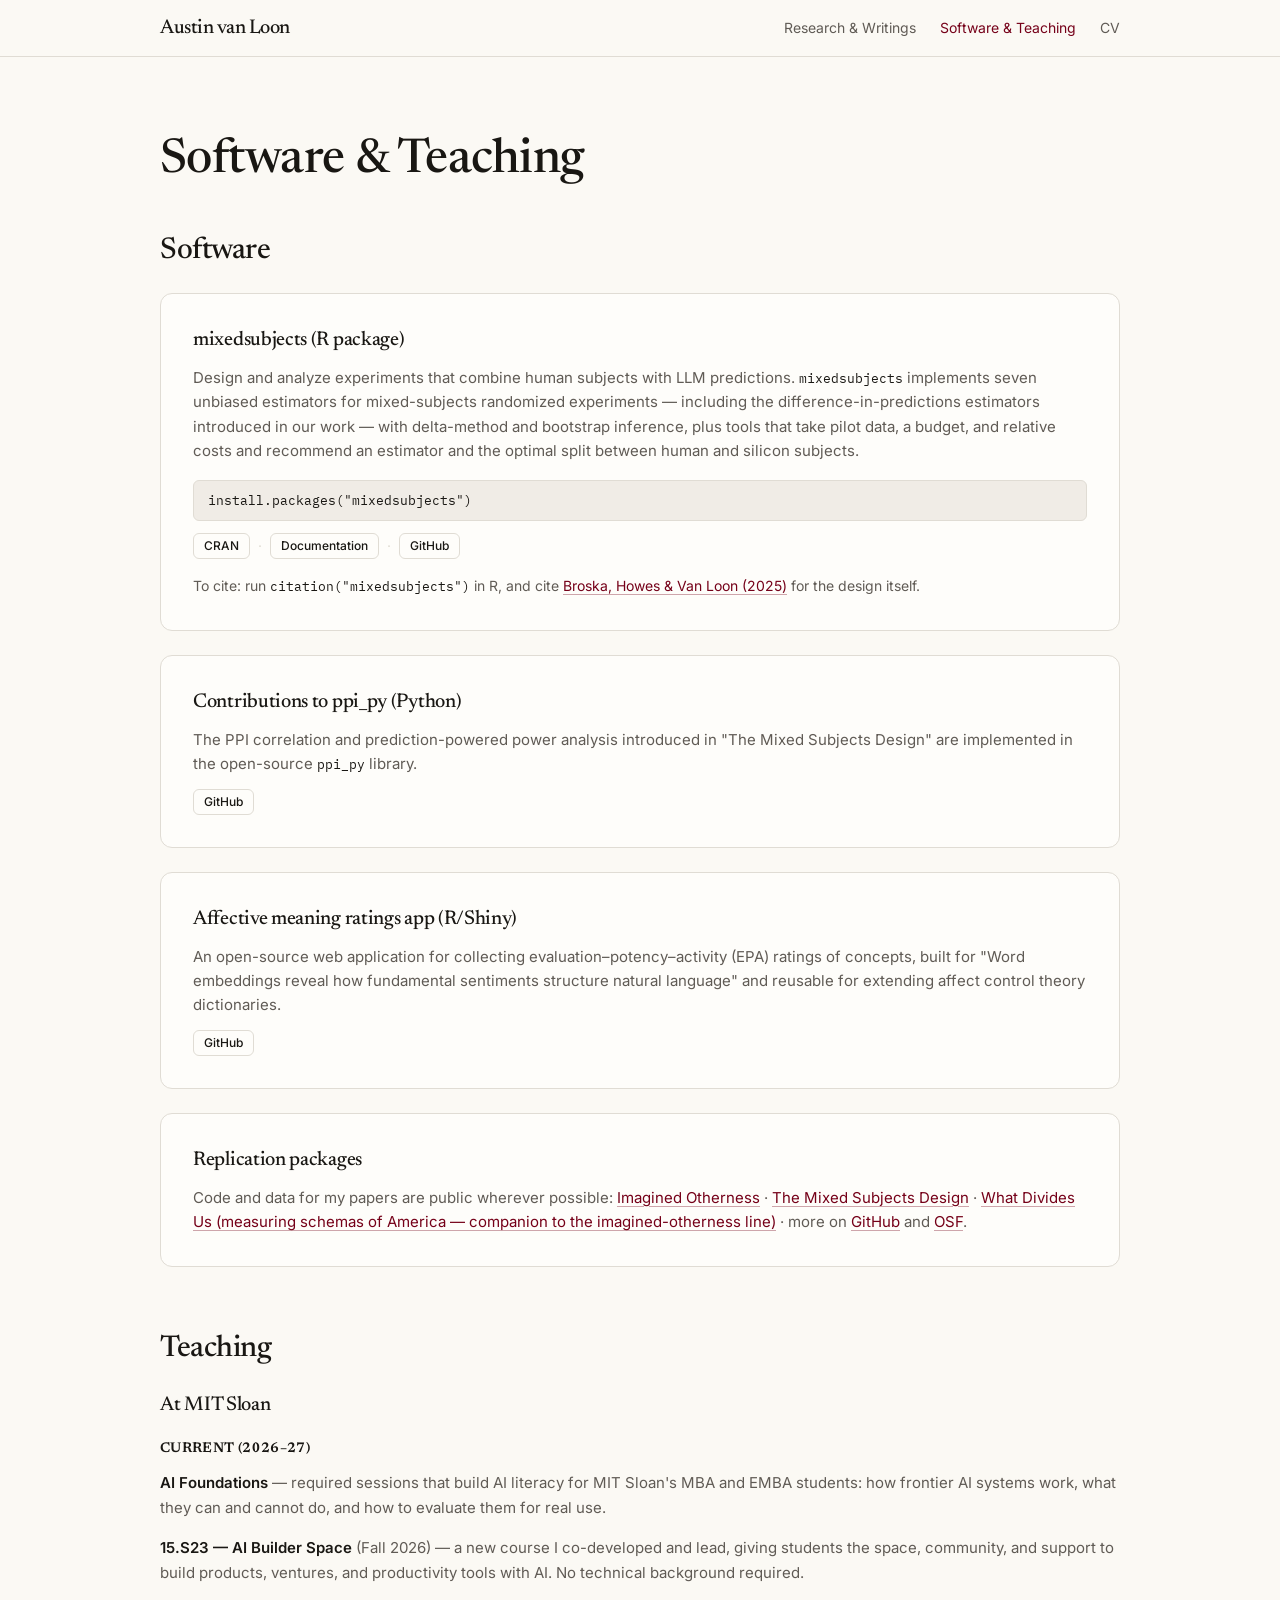
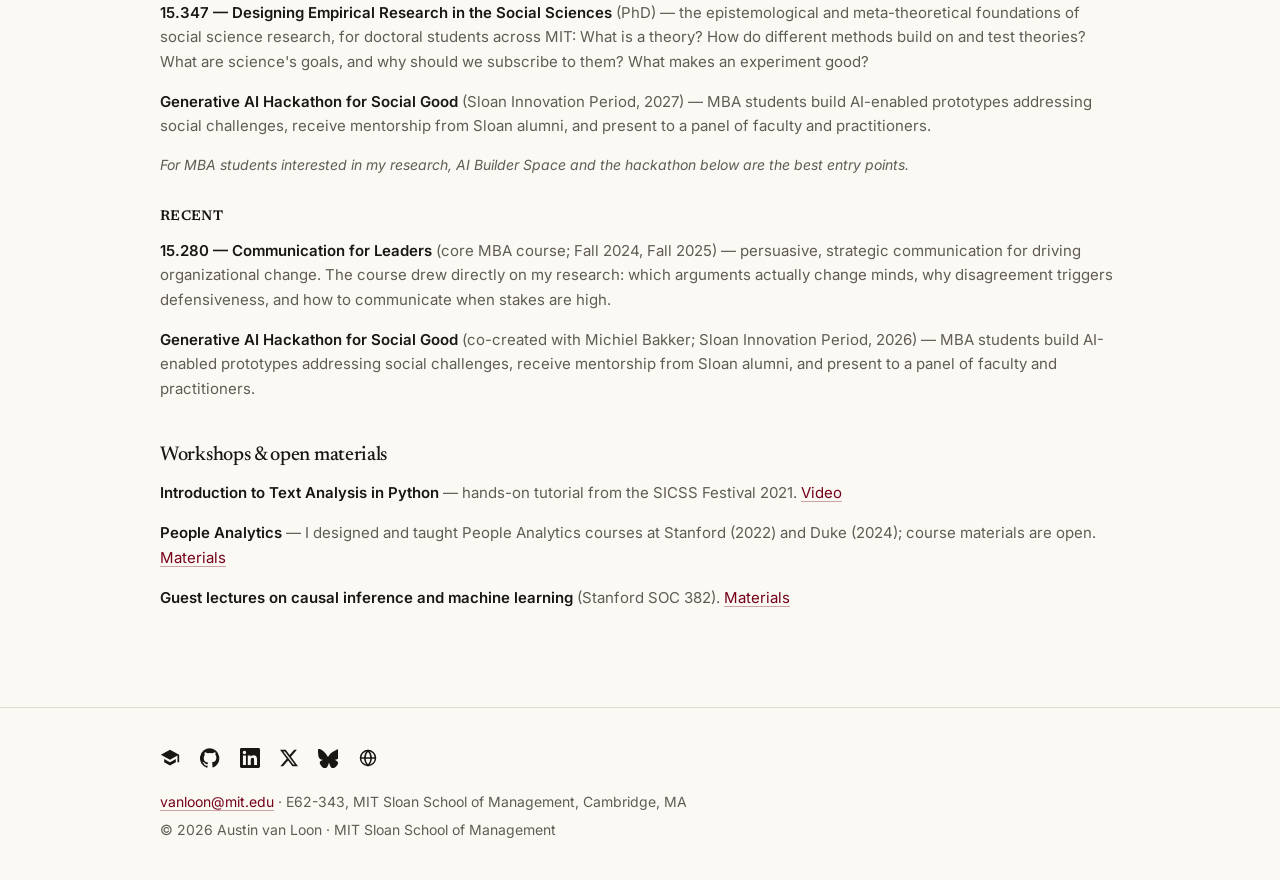
<file: software-teaching/index.html>
<!DOCTYPE html><html lang="en"><head><meta charSet="utf-8"/><meta name="viewport" content="width=device-width, initial-scale=1"/><link rel="stylesheet" href="/assets/styles.css"/><link rel="stylesheet" href="/assets/site.css"/><link rel="stylesheet" href="https://fonts.googleapis.com/css2?family=Newsreader:opsz,wght@6..72,400;6..72,500;6..72,600&amp;family=Inter:wght@400;500;600&amp;family=IBM+Plex+Mono:wght@400&amp;display=swap" /><title>Software &amp; Teaching — Austin van Loon</title><meta name="author" content="Austin van Loon"/><meta property="og:site_name" content="Austin van Loon"/><meta property="og:image" content="https://austinvanloon.com/__l5e/assets-v1/bb53917c-8274-41da-8b8e-26cd615ee425/headshot-square.jpg"/><meta name="description" content="Open-source software for mixed-subjects experiments and affect control theory, plus courses and workshops taught by Austin van Loon at MIT Sloan, Stanford, and Duke."/><meta property="og:title" content="Software &amp; Teaching — Austin van Loon"/><meta property="og:description" content="Open-source software for mixed-subjects experiments and affect control theory, plus courses and workshops taught by Austin van Loon at MIT Sloan, Stanford, and Duke."/><meta property="og:type" content="website"/><meta name="twitter:card" content="summary"/><link rel="icon" type="image/svg+xml" href="/favicon.svg"/><link rel="preconnect" href="https://fonts.googleapis.com"/><link rel="preconnect" href="https://fonts.gstatic.com" crossorigin="anonymous"/><script type="application/ld+json">{"@context":"https://schema.org","@type":"Person","name":"Austin van Loon","jobTitle":"Class of 1956 Career Development Assistant Professor, MIT Sloan School of Management","email":"mailto:vanloon@mit.edu","affiliation":{"@type":"Organization","name":"MIT Sloan School of Management"},"sameAs":["https://scholar.google.com/citations?user=63krlMkAAAAJ&hl=en&oi=ao","https://github.com/AustinVL","https://www.linkedin.com/in/austin-van-loon-a25b64123/","https://x.com/AustinVanLoon","https://bsky.app/profile/austin-van-loon.bsky.social","https://mitsloan.mit.edu/faculty/directory/austin-van-loon","https://orcid.org/0000-0002-9565-7392"]}</script></head><body><div class="flex min-h-screen flex-col"><header class="sticky top-0 z-50 border-b border-rule bg-background/90 backdrop-blur-sm"><div class="mx-auto flex max-w-5xl items-center justify-between gap-4 px-5 py-3.5 sm:px-8"><a href="/" class="font-serif text-lg font-medium tracking-tight text-foreground hover:text-primary sm:text-xl">Austin van Loon</a><nav class="hidden items-center gap-6 min-[720px]:flex" aria-label="Primary"><a href="/research" class="text-sm text-muted-foreground transition-colors hover:text-primary">Research &amp; Writings</a><a class="text-sm text-muted-foreground transition-colors hover:text-primary text-sm text-primary" href="/software-teaching" aria-current="page">Software &amp; Teaching</a><a href="/cv" class="text-sm text-muted-foreground transition-colors hover:text-primary">CV</a></nav><button type="button" data-menu-toggle aria-controls="mobile-nav" aria-expanded="false" aria-label="Open menu" class="-mr-2 inline-flex shrink-0 items-center justify-center rounded-md p-2 text-foreground min-[720px]:hidden"><svg class="icon-menu" width="22" height="22" viewBox="0 0 24 24" fill="none" stroke="currentColor" stroke-width="1.75" aria-hidden="true"><path d="M3 6h18"></path><path d="M3 12h18"></path><path d="M3 18h18"></path></svg><svg class="icon-close" hidden width="22" height="22" viewBox="0 0 24 24" fill="none" stroke="currentColor" stroke-width="1.75" aria-hidden="true"><path d="M5 5l14 14"></path><path d="M19 5L5 19"></path></svg></button></div><nav id="mobile-nav" class="mobile-nav" aria-label="Primary"><a href="/research">Research &amp; Writings</a><a href="/software-teaching">Software &amp; Teaching</a><a href="/cv">CV</a></nav></header><div class="flex-1"><!--$--><main class="mx-auto max-w-5xl px-5 pt-14 sm:px-8 sm:pt-20"><h1 class="font-serif text-4xl text-foreground sm:text-5xl">Software &amp; Teaching</h1><section class="mt-12" aria-labelledby="software"><h2 id="software" class="font-serif text-2xl text-foreground sm:text-3xl">Software</h2><div class="mt-6 grid gap-6"><div class="rounded-xl border border-rule bg-card p-6 sm:p-8 "><h3 class="font-serif text-xl text-foreground">mixedsubjects (R package)</h3><p class="mt-3 text-[15px] leading-relaxed text-muted-foreground">Design and analyze experiments that combine human subjects with LLM predictions.<!-- --> <code class="font-mono text-[13px] text-foreground">mixedsubjects</code> <!-- -->implements seven unbiased estimators for mixed-subjects randomized experiments — including the difference-in-predictions estimators introduced in our work — with delta-method and bootstrap inference, plus tools that take pilot data, a budget, and relative costs and recommend an estimator and the optimal split between human and silicon subjects.</p><p class="mt-4 overflow-x-auto rounded-md border border-rule bg-secondary px-3.5 py-2.5 font-mono text-[13px] text-foreground">install.packages(&quot;mixedsubjects&quot;)</p><p class="mt-3 flex flex-wrap items-center gap-x-2 gap-y-2 text-sm"><span class="inline-flex items-center gap-2"><a href="https://cran.r-project.org/web/packages/mixedsubjects/index.html" target="_blank" rel="noreferrer" class="rounded-md border border-rule px-2.5 py-1 text-xs font-medium text-foreground transition-colors hover:border-primary hover:text-primary">CRAN</a></span><span class="inline-flex items-center gap-2"><span class="text-border">·</span><a href="https://klintkanopka.com/mixedsubjects/" target="_blank" rel="noreferrer" class="rounded-md border border-rule px-2.5 py-1 text-xs font-medium text-foreground transition-colors hover:border-primary hover:text-primary">Documentation</a></span><span class="inline-flex items-center gap-2"><span class="text-border">·</span><a href="https://github.com/AustinVL/mixedsubjects" target="_blank" rel="noreferrer" class="rounded-md border border-rule px-2.5 py-1 text-xs font-medium text-foreground transition-colors hover:border-primary hover:text-primary">GitHub</a></span></p><p class="mt-4 text-sm leading-relaxed text-muted-foreground">To cite: run<!-- --> <code class="font-mono text-[12.5px] text-foreground">citation(&quot;mixedsubjects&quot;)</code> <!-- -->in R, and cite<!-- --> <a href="https://doi.org/10.1177/00491241251326865" class="link-accent" target="_blank" rel="noreferrer">Broska, Howes &amp; Van Loon (2025)</a> <!-- -->for the design itself.</p></div><div class="rounded-xl border border-rule bg-card p-6 sm:p-8 "><h3 class="font-serif text-xl text-foreground">Contributions to ppi_py (Python)</h3><p class="mt-3 text-[15px] leading-relaxed text-muted-foreground">The PPI correlation and prediction-powered power analysis introduced in &quot;The Mixed Subjects Design&quot; are implemented in the open-source<!-- --> <code class="font-mono text-[13px] text-foreground">ppi_py</code> library.</p><p class="mt-3 flex flex-wrap items-center gap-x-2 gap-y-2 text-sm"><span class="inline-flex items-center gap-2"><a href="https://github.com/aangelopoulos/ppi_py" target="_blank" rel="noreferrer" class="rounded-md border border-rule px-2.5 py-1 text-xs font-medium text-foreground transition-colors hover:border-primary hover:text-primary">GitHub</a></span></p></div><div class="rounded-xl border border-rule bg-card p-6 sm:p-8 "><h3 class="font-serif text-xl text-foreground">Affective meaning ratings app (R/Shiny)</h3><p class="mt-3 text-[15px] leading-relaxed text-muted-foreground">An open-source web application for collecting evaluation–potency–activity (EPA) ratings of concepts, built for &quot;Word embeddings reveal how fundamental sentiments structure natural language&quot; and reusable for extending affect control theory dictionaries.</p><p class="mt-3 flex flex-wrap items-center gap-x-2 gap-y-2 text-sm"><span class="inline-flex items-center gap-2"><a href="https://github.com/AustinVL/AustinVL-Word-embeddings-reveal-how-fundamental-sentiments-structure-natural-language" target="_blank" rel="noreferrer" class="rounded-md border border-rule px-2.5 py-1 text-xs font-medium text-foreground transition-colors hover:border-primary hover:text-primary">GitHub</a></span></p></div><div class="rounded-xl border border-rule bg-card p-6 sm:p-8 "><h3 class="font-serif text-xl text-foreground">Replication packages</h3><p class="mt-3 text-[15px] leading-relaxed text-muted-foreground">Code and data for my papers are public wherever possible:<!-- --> <a href="https://github.com/AustinVL/ImaginedOtherness/" class="link-accent" target="_blank" rel="noreferrer">Imagined Otherness</a> ·<!-- --> <a href="https://github.com/davidbroska/MixedSubjects" class="link-accent" target="_blank" rel="noreferrer">The Mixed Subjects Design</a> ·<!-- --> <a href="https://github.com/AustinVL/WhatDividesUsReplication" class="link-accent" target="_blank" rel="noreferrer">What Divides Us (measuring schemas of America — companion to the imagined-otherness line)</a> <!-- -->· more on <a href="https://github.com/AustinVL" class="link-accent" target="_blank" rel="noreferrer">GitHub</a> and<!-- --> <a href="https://osf.io/nqbfe/" class="link-accent" target="_blank" rel="noreferrer">OSF</a>.</p></div></div></section><section class="mt-16" aria-labelledby="teaching"><h2 id="teaching" class="font-serif text-2xl text-foreground sm:text-3xl">Teaching</h2><div class="mt-6"><h3 class="font-serif text-xl text-foreground">At MIT Sloan</h3><h4 class="mt-5 text-sm font-semibold tracking-wide text-foreground uppercase">Current (2026–27)</h4><ul class="mt-3 space-y-4"><li class="text-[15px] leading-relaxed text-muted-foreground"><strong class="font-semibold text-foreground">AI Foundations</strong> — required sessions that build AI literacy for MIT Sloan&#x27;s MBA and EMBA students: how frontier AI systems work, what they can and cannot do, and how to evaluate them for real use.</li><li class="text-[15px] leading-relaxed text-muted-foreground"><strong class="font-semibold text-foreground">15.S23 — AI Builder Space</strong> <!-- -->(Fall 2026) — a new course I co-developed and lead, giving students the space, community, and support to build products, ventures, and productivity tools with AI. No technical background required.</li><li class="text-[15px] leading-relaxed text-muted-foreground"><strong class="font-semibold text-foreground">15.347 — Designing Empirical Research in the Social Sciences</strong> <!-- -->(PhD) — the epistemological and meta-theoretical foundations of social science research, for doctoral students across MIT: What is a theory? How do different methods build on and test theories? What are science&#x27;s goals, and why should we subscribe to them? What makes an experiment good?</li><li class="text-[15px] leading-relaxed text-muted-foreground"><strong class="font-semibold text-foreground">Generative AI Hackathon for Social Good</strong> <!-- -->(Sloan Innovation Period, 2027) — MBA students build AI-enabled prototypes addressing social challenges, receive mentorship from Sloan alumni, and present to a panel of faculty and practitioners.</li></ul><p class="mt-4 text-sm italic text-muted-foreground">For MBA students interested in my research, AI Builder Space and the hackathon below are the best entry points.</p><h4 class="mt-8 text-sm font-semibold tracking-wide text-foreground uppercase">Recent</h4><ul class="mt-3 space-y-4"><li class="text-[15px] leading-relaxed text-muted-foreground"><strong class="font-semibold text-foreground">15.280 — Communication for Leaders</strong> <!-- -->(core MBA course; Fall 2024, Fall 2025) — persuasive, strategic communication for driving organizational change. The course drew directly on my research: which arguments actually change minds, why disagreement triggers defensiveness, and how to communicate when stakes are high.</li><li class="text-[15px] leading-relaxed text-muted-foreground"><strong class="font-semibold text-foreground">Generative AI Hackathon for Social Good</strong> <!-- -->(co-created with Michiel Bakker; Sloan Innovation Period, 2026) — MBA students build AI-enabled prototypes addressing social challenges, receive mentorship from Sloan alumni, and present to a panel of faculty and practitioners.</li></ul></div><div class="mt-10"><h3 class="font-serif text-xl text-foreground">Workshops &amp; open materials</h3><ul class="mt-3 space-y-4"><li class="text-[15px] leading-relaxed text-muted-foreground"><strong class="font-semibold text-foreground">Introduction to Text Analysis in Python</strong> <!-- -->— hands-on tutorial from the SICSS Festival 2021.<!-- --> <a href="https://www.youtube.com/watch?v=ohleQALSrfQ" class="link-accent" target="_blank" rel="noreferrer">Video</a></li><li class="text-[15px] leading-relaxed text-muted-foreground"><strong class="font-semibold text-foreground">People Analytics</strong> — I designed and taught People Analytics courses at Stanford (2022) and Duke (2024); course materials are open.<!-- --> <a href="https://github.com/AustinVL/PeopleAnalyticsCourseMaterial" class="link-accent" target="_blank" rel="noreferrer">Materials</a></li><li class="text-[15px] leading-relaxed text-muted-foreground"><strong class="font-semibold text-foreground">Guest lectures on causal inference and machine learning</strong> <!-- -->(Stanford SOC 382).<!-- --> <a href="https://github.com/AustinVL/SOC382GuestLectures" class="link-accent" target="_blank" rel="noreferrer">Materials</a></li></ul></div></section></main><!--/$--></div><footer class="mt-24 border-t border-rule"><div class="mx-auto max-w-5xl px-5 py-10 sm:px-8"><div class="flex flex-wrap items-center gap-5"><a href="https://scholar.google.com/citations?user=63krlMkAAAAJ&amp;hl=en&amp;oi=ao" target="_blank" rel="noreferrer" aria-label="Google Scholar" title="Google Scholar" class="text-foreground transition-colors hover:text-primary inline-flex items-center justify-center"><svg width="20" height="20" viewBox="0 0 24 24" fill="currentColor" aria-hidden="true"><path d="M12 2L1 8l11 6 9-4.91V17h2V8L12 2zM5 13.18v4L12 21l7-3.82v-4L12 17l-7-3.82z"></path></svg></a><a href="https://github.com/AustinVL" target="_blank" rel="noreferrer" aria-label="GitHub" title="GitHub" class="text-foreground transition-colors hover:text-primary inline-flex items-center justify-center"><svg width="20" height="20" viewBox="0 0 24 24" fill="currentColor" aria-hidden="true"><path d="M12 .3a12 12 0 0 0-3.8 23.4c.6.1.8-.3.8-.6v-2c-3.3.7-4-1.6-4-1.6-.6-1.4-1.4-1.8-1.4-1.8-1.1-.8.1-.8.1-.8 1.2.1 1.9 1.2 1.9 1.2 1.1 1.9 2.9 1.3 3.6 1 .1-.8.4-1.3.8-1.6-2.7-.3-5.5-1.3-5.5-5.9 0-1.3.5-2.4 1.2-3.2-.1-.3-.5-1.5.1-3.2 0 0 1-.3 3.3 1.2a11.5 11.5 0 0 1 6 0C17.3 4.7 18.3 5 18.3 5c.6 1.7.2 2.9.1 3.2.8.8 1.2 1.9 1.2 3.2 0 4.6-2.8 5.6-5.5 5.9.4.4.8 1.1.8 2.2v3.3c0 .3.2.7.8.6A12 12 0 0 0 12 .3z"></path></svg></a><a href="https://www.linkedin.com/in/austin-van-loon-a25b64123/" target="_blank" rel="noreferrer" aria-label="LinkedIn" title="LinkedIn" class="text-foreground transition-colors hover:text-primary inline-flex items-center justify-center"><svg width="20" height="20" viewBox="0 0 24 24" fill="currentColor" aria-hidden="true"><path d="M20.45 20.45h-3.55v-5.57c0-1.33-.02-3.04-1.85-3.04-1.86 0-2.14 1.45-2.14 2.94v5.67H9.35V9h3.41v1.56h.05c.47-.9 1.63-1.85 3.36-1.85 3.6 0 4.27 2.37 4.27 5.45v6.29zM5.34 7.43a2.06 2.06 0 1 1 0-4.13 2.06 2.06 0 0 1 0 4.13zM7.12 20.45H3.55V9h3.57v11.45zM22.22 0H1.77C.79 0 0 .77 0 1.72v20.56C0 23.23.79 24 1.77 24h20.45c.98 0 1.78-.77 1.78-1.72V1.72C24 .77 23.2 0 22.22 0z"></path></svg></a><a href="https://x.com/AustinVanLoon" target="_blank" rel="noreferrer" aria-label="X" title="X" class="text-foreground transition-colors hover:text-primary inline-flex items-center justify-center"><svg width="18" height="18" viewBox="0 0 24 24" fill="currentColor" aria-hidden="true"><path d="M18.9 1.15h3.68l-8.04 9.19L24 22.85h-7.41l-5.8-7.58-6.64 7.58H.46l8.6-9.83L0 1.15h7.59l5.24 6.93 6.07-6.93zm-1.29 19.5h2.04L6.49 3.24H4.3l13.31 17.41z"></path></svg></a><a href="https://bsky.app/profile/austin-van-loon.bsky.social" target="_blank" rel="noreferrer" aria-label="Bluesky" title="Bluesky" class="text-foreground transition-colors hover:text-primary inline-flex items-center justify-center"><svg width="20" height="20" viewBox="0 0 24 24" fill="currentColor" aria-hidden="true"><path d="M12 10.8C10.9 8.6 7.9 4.6 5.1 2.6 2.4.7 1.4 1 .7 1.3.0 1.7 0 2.9 0 3.6c0 .7.4 6 .7 6.9.9 3 4 4 7 3.7-4.4.7-8.3 2.3-3.2 8 5.6 5.8 7.7-1.2 8.7-4.8 1.1 3.5 2.3 10.3 8.6 4.8 4.8-4.8 1.3-7.3-3.1-8 3 .3 6.1-.7 7-3.7.3-.9.7-6.2.7-6.9 0-.7 0-1.9-.7-2.3-.7-.3-1.7-.6-4.4 1.3C16.1 4.6 13.1 8.6 12 10.8z"></path></svg></a><a href="https://mitsloan.mit.edu/faculty/directory/austin-van-loon" target="_blank" rel="noreferrer" aria-label="MIT Sloan profile" title="MIT Sloan profile" class="text-foreground transition-colors hover:text-primary inline-flex items-center justify-center"><svg width="20" height="20" viewBox="0 0 24 24" fill="none" stroke="currentColor" stroke-width="1.8" aria-hidden="true"><circle cx="12" cy="12" r="9"></circle><path d="M3 12h18M12 3c2.5 2.6 3.8 5.7 3.8 9S14.5 18.4 12 21c-2.5-2.6-3.8-5.7-3.8-9S9.5 5.6 12 3z"></path></svg></a></div><p class="mt-6 text-sm text-muted-foreground"><a class="link-accent" href="mailto:vanloon@mit.edu">vanloon@mit.edu</a> <!-- -->· E62-343, MIT Sloan School of Management, Cambridge, MA</p><p class="mt-2 text-sm text-muted-foreground">© 2026 Austin van Loon · MIT Sloan School of Management</p></div></footer></div><script src="/assets/site.js" defer></script></body></html>
</file>
<file: assets/site.css>
/* site.css — hand-written styles for austinvanloon.com.
   styles.css is the frozen stylesheet compiled from the original Lovable export (Tailwind utilities
   actually used by the pages, plus the design tokens on :root). Do not edit styles.css by hand;
   put every new or overriding rule in this file. Tokens you can use: var(--background), var(--foreground),
   var(--primary), var(--muted-foreground), var(--rule), var(--card), var(--radius). */

/* ---- Mobile navigation panel (toggled by assets/site.js below 720px) ---- */
.mobile-nav{display:none;flex-direction:column;gap:.15rem;border-top:1px solid var(--rule);padding:.6rem 1.25rem 1rem}
.mobile-nav[data-open]{display:flex}
.mobile-nav a{padding:.45rem 0;font-size:.95rem;color:var(--muted-foreground);transition:color .15s ease}
.mobile-nav a:hover{color:var(--primary)}
@media (width>=720px){.mobile-nav{display:none !important}}

/* ---- Home-page entrance animation + hover micro-interactions (added by hand 2026-09-13) ---- */
@keyframes avl-rise{from{opacity:0;transform:translateY(20px)}to{opacity:1;transform:none}}
@keyframes avl-rise-img{from{opacity:0;transform:translateY(20px) scale(.98)}to{opacity:1;transform:none}}
section[class*="1.35fr_1fr"]>*{animation:avl-rise .7s cubic-bezier(.22,.61,.36,1) both}
section[class*="1.35fr_1fr"]>img{animation-name:avl-rise-img;animation-delay:.15s}
section[class*="md:grid-cols-2"]>div.rounded-xl.bg-card{transition:transform .18s ease,box-shadow .18s ease,border-color .18s ease}
section[class*="md:grid-cols-2"]>div.rounded-xl.bg-card:hover{transform:translateY(-2px);border-color:color-mix(in oklab,var(--color-primary) 40%,transparent);box-shadow:0 8px 20px -12px rgba(40,30,20,.25)}
a.rounded-md.bg-primary,a.rounded-md.border-rule{transition:transform .15s ease,box-shadow .15s ease,opacity .15s ease,color .15s ease,border-color .15s ease}
a.rounded-md.bg-primary:hover,a.rounded-md.border-rule:hover{transform:translateY(-1px)}
a.rounded-md.bg-primary:hover{box-shadow:0 6px 14px -8px rgba(40,30,20,.45)}
a.rounded-md.bg-primary:active,a.rounded-md.border-rule:active{transform:none}
.link-accent{transition:text-decoration-color .15s ease,text-underline-offset .15s ease}
.link-accent:hover{text-underline-offset:4px}
@media (prefers-reduced-motion:reduce){section[class*="1.35fr_1fr"]>*{animation:none}section[class*="md:grid-cols-2"]>div.rounded-xl.bg-card:hover,a.rounded-md.bg-primary:hover,a.rounded-md.border-rule:hover{transform:none}}
</file>
